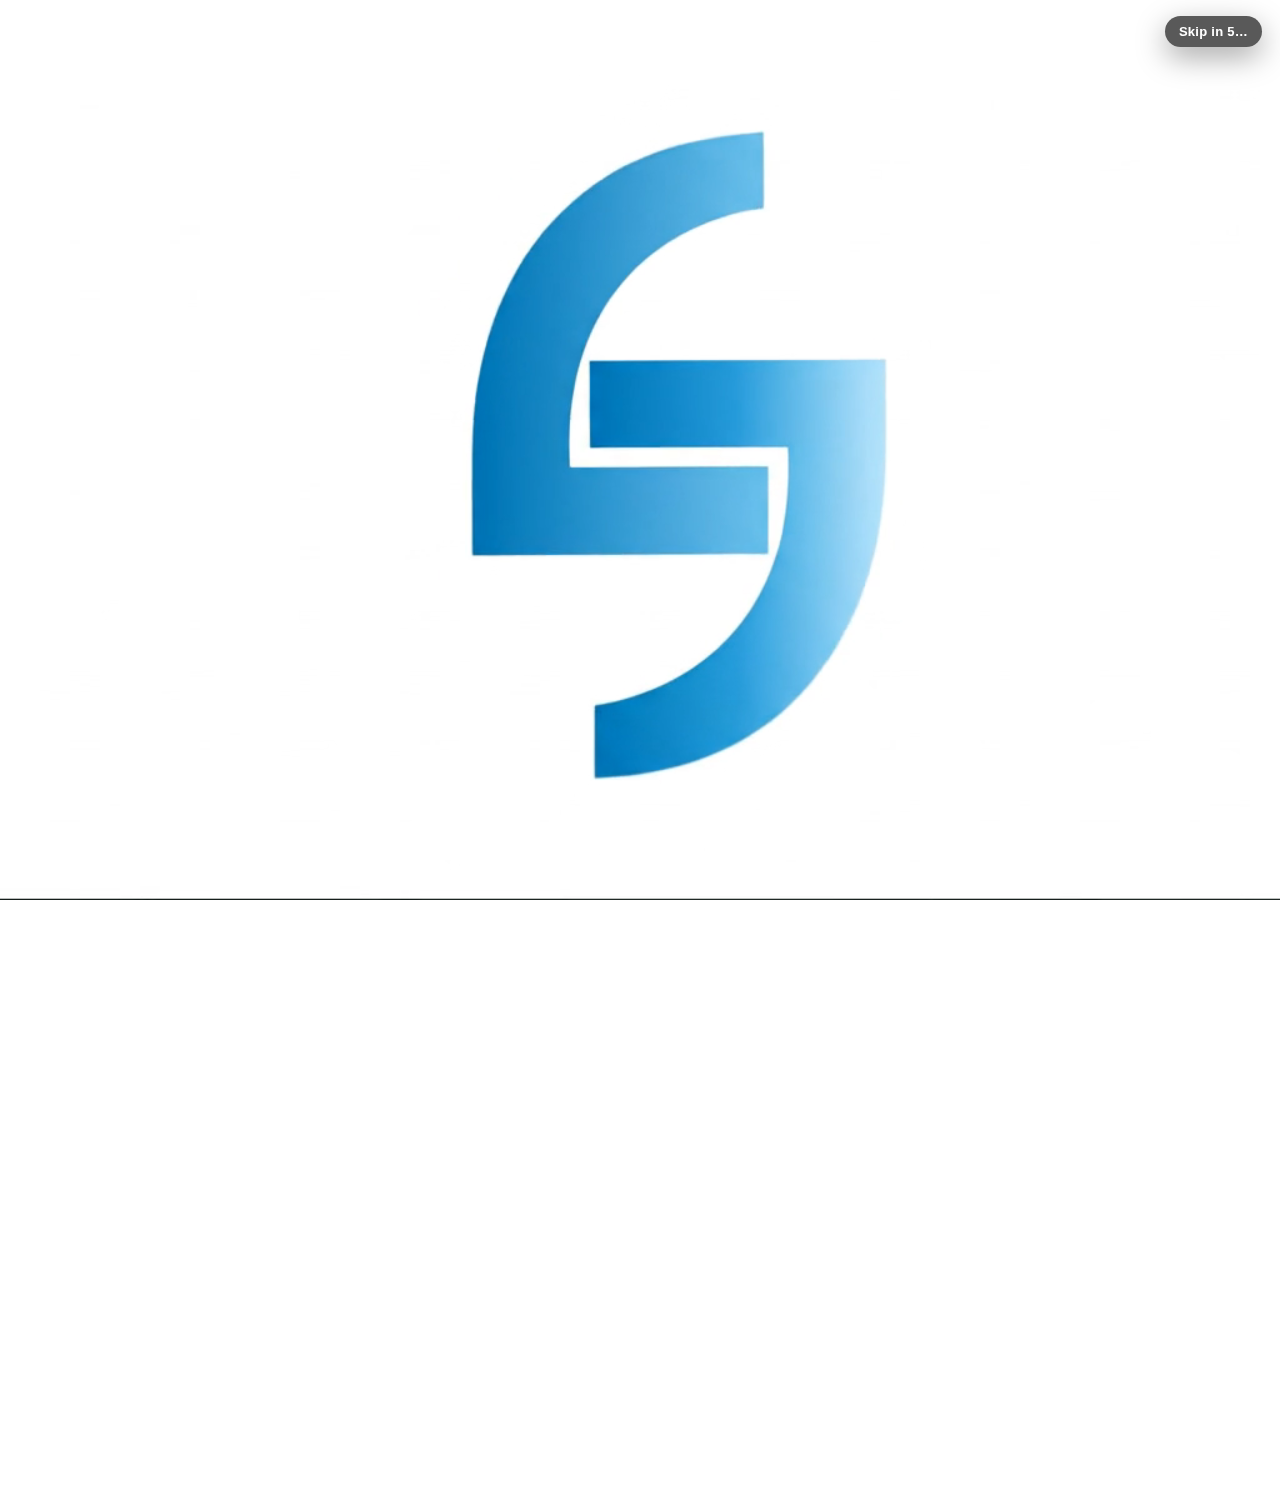
<file: HTML/index.html>
<!doctype html>
<html lang="en">
<head>
  <meta charset="utf-8" />
  <meta name="viewport" content="width=device-width,initial-scale=1" />
  <title>Lucea Space — Digital Marketing & Web Development</title>
  <meta name="description" content="Lucea Space provides website development, UI/UX, digital marketing, and branding services. We help businesses grow with creative digital solutions.">
  <meta name="keywords" content="digital marketing, website development, UI UX design, branding, Lucea Space">
  <meta name="robots" content="index, follow">

  <link rel="stylesheet" href="../CSS/style.css">
  <link rel="stylesheet" href="../CSS/contact.css">
</head>
<body>

<div id="introLoader" class="intro-loader">

  <video class="desktop-video" src="../Assets/preloader.mp4"
         autoplay muted playsinline></video>

  <video class="mobile-video" src="../Assets/insta.mp4"
         autoplay muted playsinline></video>


  <div class="loader-noise"></div>

  <button id="skipIntroBtn" class="intro-skip-btn">Skip</button>
</div>





   <header class="site-header">
    <div class="container header-row">
      <div class="logo">
        <img src="../Assets/logo1.png" alt="Lucea Space logo" class="logo-img" />
        <span class="brand">Lucea Space</span>
      </div>
      <nav class="main-nav" aria-label="Primary navigation">
        <ul>
          <li><a href="index.html">Home</a></li>
          <li><a href="web.html">Website</a></li>
          <li><a href="digi.html">Digitalmarketing</a></li>
          <li><a href="contact.html">Contact Us</a></li>
        </ul>
      </nav>

      

      <button id="mobileMenuBtn" class="mobile-menu-btn" aria-label="Open menu"><span></span></button>
    </div>
  </header>

  <aside id="mobileSidebar" class="mobile-sidebar" aria-hidden="true">
    <div class="sb-inner">
      <button id="closeSidebarBtn" class="sb-close" aria-label="Close">✕</button>

      <div class="sb-logo">
        <img src="../Assets/logo.png" alt="logo" class="logo-img1" />
        <span class="brand1">Lucea Space</span>
      </div>

      <div class="sb-nav-wrap">
        <ul class="sb-nav">
          <li><a href="index.html">Home</a></li>
          <li><a href="web.html">Website</a></li>
          <li><a href="digi.html">Digitalmarketing</a></li>
          <li><a href="contact.html">Contact Us</a></li>
        </ul>
      </div>

    </div>
  </aside>

  <div id="mobileOverlay" class="mobile-overlay" hidden></div>

  <!-- Side Contact Bar -->
<div id="sideContactBar">
  <a id="sidePhone" class="side-item side-phone" aria-label="Call us">
    <img src="../Assets/phone.webp" alt="Phone">
  </a>

  <a id="sideWhatsApp" class="side-item side-whatsapp" aria-label="Chat on WhatsApp">
    <img src="../Assets/whats.png" alt="WhatsApp">
  </a>

  
  <a id="sideInsta" class="side-item side-insta" aria-label="Instagram">
    <img src="../Assets/insta.png" alt="Instagram">
  </a>

  <a id="sideLinkedIn" class="side-item side-linkedin" aria-label="LinkedIn">
    <img src="../Assets/Linkin.png" alt="LinkedIn">
  </a>

</div>


  <main>
    <section class="hero-grid">
      <div class="hero-content">
        <div class="kicker">Consulting • Strategy</div>
        <h1>Empowering brands with strategic digital innovation</h1>
        <p class="lead">Clear strategy, modern marketing, and measurable results for startups and enterprises.</p>
        <div class="cta-row">
          <button class="btn primary" id="seeCase">Explore Services</button>
          <button class="btn" id="contactHero">Contact us</button>
        </div>
        <div class="muted">Firm of the Year 2025 — Focused on growth-driven outcomes.</div>
      </div>
      <div class="hero-images">
        <img src="/Assets/i3.jpeg" class="img-tall" alt="Tall">
        <div class="right-grid">
          <img src="../Assets/i1.png" class="img-big" alt="Big">
          <img src="../Assets/i2.png" class="img-small" alt="Small">
        </div>
      </div>
    </section>

    <section class="about">
      <h2>About us</h2>
      <p>We are Lucea Space — a compact team of strategists and digital experts focused on measurable growth.</p>
    </section>

    <section class="services">
      <h2>Our core consulting services</h2>
      <p class="subtitle">Tailored solutions to help businesses overcome challenges and scale.</p>
      <div class="cards">
        <article class="card">
          <img src="../Assets/web1.jpg" alt="Websites">
          <h3>Websites</h3>
          <p>Responsive websites that convert visitors into customers.</p>
          <div class="explore">
            <button class="btn explore-btn" data-service="Websites" id="web">Explore</button>
            <button class="btn primary request-btn" data-request="Websites">Request</button>
          </div>
        </article>

        <article class="card">
          <img src="../Assets/seo1.jpg" alt="SEO optimization">
          <h3>SEO optimization</h3>
          <p>SEO strategies that boost visibility and organic reach.</p>
          <div class="explore">
            <button class="btn explore-btn" data-service="SEO optimization" id="seo">Explore</button>
            <button class="btn primary request-btn" data-request="SEO optimization">Request</button>
          </div>
        </article>

        <article class="card">
          <img src="../Assets/digi1.jpg" alt="Digital Advertising">
          <h3>Digital Advertising</h3>
          <p>Targeted ads that drive leads and maximize ROI.</p>
          <div class="explore">
            <button class="btn explore-btn" data-service="Digital Advertising" id="digi">Explore</button>
            <button class="btn primary request-btn" data-request="Digital Advertising">Request</button>
          </div>
        </article>
      </div>
    </section>
  </main>

  <footer>
    <div>
      <strong>Lucea Space</strong>
      <div><small class="muted">Delivering growth-driven strategy</small></div>
      <div><small class="muted">© 2025 Lucea Space</small></div>
    </div>
    <div class="contact">
      <div>
        <small class="muted">Phone</small>
        <div class="contact-value" id="phoneValue">+91 7904384080</div>
      </div>
      <div>
        <small class="muted">LinkedIn</small>
        <div class="contact-value"><a id="linkedIn" href="#" target="_blank" rel="noopener">https://www.linkedin.com/company/luceaspace</a></div>
      </div>
    </div>
  </footer>

  <div id="siteToast" class="site-toast" aria-hidden="true"></div>

  <script src="../JS/script.js"></script>
</body>
</html>
</file>
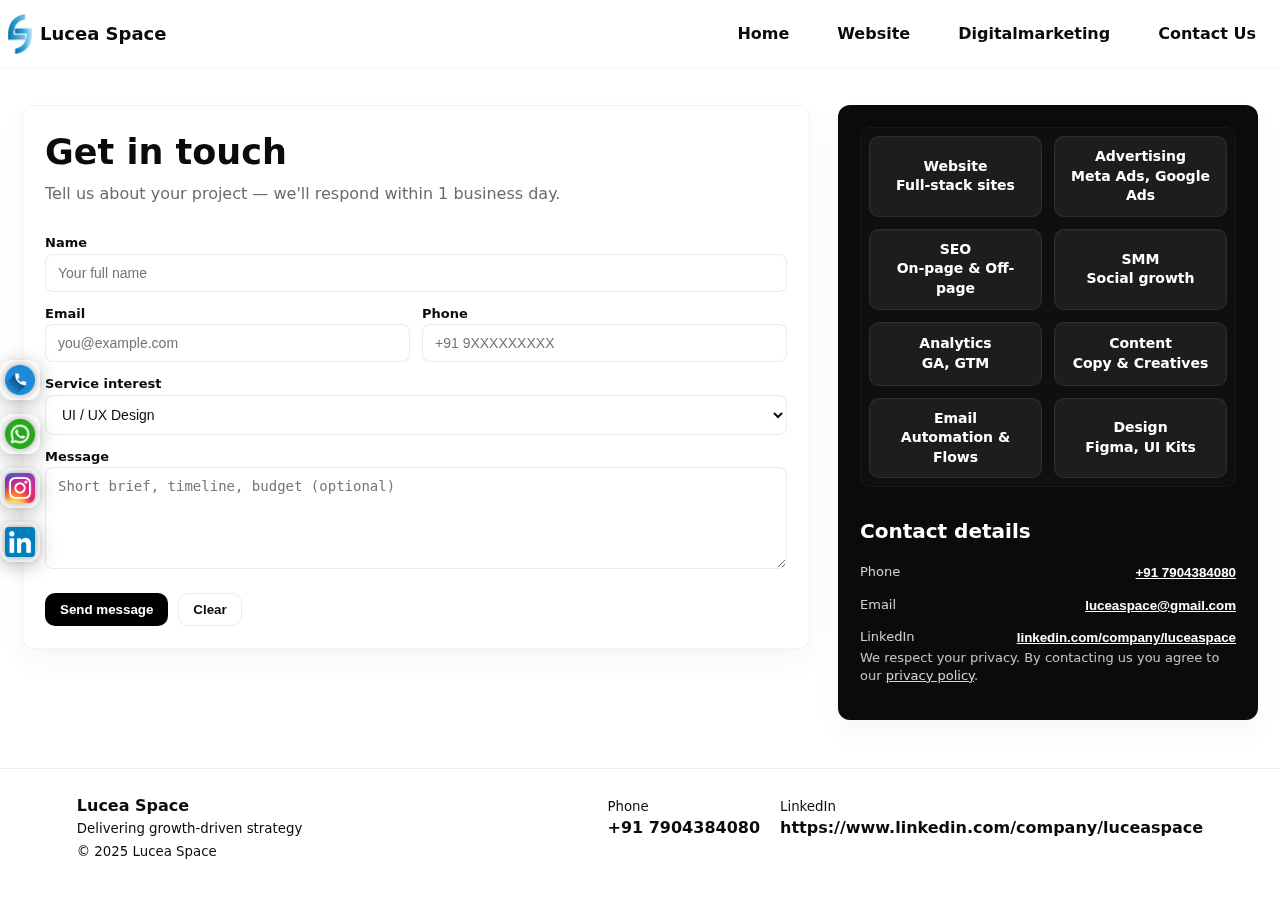
<file: HTML/contact.html>
<!doctype html>
<html lang="en">
<head>
  <meta charset="utf-8" />
  <meta name="viewport" content="width=device-width,initial-scale=1" />
  <title>Lucea Space — Digital Marketing & Web Development</title>
  <meta name="description" content="Lucea Space provides website development, UI/UX, digital marketing, and branding services. We help businesses grow with creative digital solutions.">
  <meta name="keywords" content="digital marketing, website development, UI UX design, branding, Lucea Space">
  <meta name="robots" content="index, follow">

  <link rel="stylesheet" href="../CSS/contact.css" />
</head>
<body>

  <header class="site-header">
    <div class="container header-row">
      <div class="logo">
        <img src="../Assets/logo1.png" alt="Lucea Space logo" class="logo-img" />
        <span class="brand">Lucea Space</span>
      </div>
      <nav class="main-nav" aria-label="Primary navigation">
        <ul>
          <li><a href="home.html">Home</a></li>
          <li><a href="web.html">Website</a></li>
          <li><a href="digi.html">Digitalmarketing</a></li>
          <li><a href="contact.html">Contact Us</a></li>
        </ul>
      </nav>

      

      <button id="mobileMenuBtn" class="mobile-menu-btn" aria-label="Open menu"><span></span></button>
    </div>
  </header>

  <aside id="mobileSidebar" class="mobile-sidebar" aria-hidden="true">
    <div class="sb-inner">
      <button id="closeSidebarBtn" class="sb-close" aria-label="Close">✕</button>

      <div class="sb-logo">
        <img src="../Assets/logo.png" alt="logo" class="logo-img1" />
        <span class="brand1">Lucea Space</span>
      </div>

      <div class="sb-nav-wrap">
        <ul class="sb-nav">
          <li><a href="home.html">Home</a></li>
          <li><a href="web.html">Website</a></li>
          <li><a href="digi.html">Digitalmarketing</a></li>
          <li><a href="contact.html">Contact Us</a></li>
        </ul>
      </div>

    </div>
  </aside>

  <div id="mobileOverlay" class="mobile-overlay" hidden></div>

  <!-- Side Contact Bar -->
<div id="sideContactBar">
  <a id="sidePhone" class="side-item side-phone" aria-label="Call us">
    <img src="../Assets/phone.webp" alt="Phone">
  </a>

  <a id="sideWhatsApp" class="side-item side-whatsapp" aria-label="Chat on WhatsApp">
    <img src="../Assets/whats.png" alt="WhatsApp">
  </a>

  
  <a id="sideInsta" class="side-item side-insta" aria-label="Instagram">
    <img src="../Assets/insta.png" alt="Instagram">
  </a>

  <a id="sideLinkedIn" class="side-item side-linkedin" aria-label="LinkedIn">
    <img src="../Assets/Linkin.png" alt="LinkedIn">
  </a>

</div>

  <main class="page-main">
    <section class="contact-section container">

      <div class="big-card">

        <div class="card card-form">
          <h1 class="card-title">Get in touch</h1>
          <p class="card-sub">Tell us about your project — we'll respond within 1 business day.</p>

          <form id="contactForm" class="contact-form" action="https://formspree.io/f/xldklwgy"method="POST"autocomplete="off">
            <div>
              <label for="name">Name</label>
              <input id="name" name="name" type="text" placeholder="Your full name" required />
            </div>

            <div class="two-col">
              <div>
                <label for="email">Email</label>
                <input id="email" name="email" type="email" placeholder="you@example.com" required />
              </div>
              <div>
                <label for="phone">Phone</label>
                <input id="phone" name="phone" type="tel" placeholder="+91 9XXXXXXXXX" />
              </div>
            </div>

            <div>
              <label for="service">Service interest</label>
              <select id="service" name="service">
                <option value="UI/UX Design">UI / UX Design</option>
                <option value="Website Development">Website Development</option>
                <option value="Maintenance">Maintenance</option>
                <option value="Digital Marketing">Digital Marketing</option>
                <option value="Other">Other / Consultation</option>
              </select>
            </div>

            <div>
              <label for="message">Message</label>
              <textarea id="message" name="message" rows="5" placeholder="Short brief, timeline, budget (optional)" required></textarea>
            </div>

            <div class="form-actions">
              <button type="submit" class="btn1 primary">Send message</button>
              <button type="button" id="clearBtn" class="btn1">Clear</button>
            </div>
        </form>


        </div>

        <aside class="card card-info dark">
          <!-- Technologies grid -->
          <div class="tech-grid" id="techGrid">
            <div class="tech-item"><div class="tech-title">Website</div><div class="tech-sub">Full-stack sites</div></div>
            <div class="tech-item"><div class="tech-title">Advertising</div><div class="tech-sub">Meta Ads, Google Ads</div></div>
            <div class="tech-item"><div class="tech-title">SEO</div><div class="tech-sub">On-page & Off-page</div></div>
            <div class="tech-item"><div class="tech-title">SMM</div><div class="tech-sub">Social growth</div></div>
            <div class="tech-item"><div class="tech-title">Analytics</div><div class="tech-sub">GA, GTM</div></div>
            <div class="tech-item"><div class="tech-title">Content</div><div class="tech-sub">Copy & Creatives</div></div>
            <div class="tech-item"><div class="tech-title">Email</div><div class="tech-sub">Automation & Flows</div></div>
            <div class="tech-item"><div class="tech-title">Design</div><div class="tech-sub">Figma, UI Kits</div></div>
          </div>

          <h3 class="info-title">Contact details</h3>

          <div class="meta">
            <div class="meta-row">
              <div class="label">Phone</div>
              <div class="value">
                <button id="copyPhone" class="link-like">+91 7904384080</button>
              </div>
            </div>

            <div class="meta-row">
              <div class="label">Email</div>
              <div class="value">
                <button id="emailLink" class="link-like">luceaspace@gmail.com</button>
              </div>
            </div>

            <div class="meta-row">
              <div class="label">LinkedIn</div>
              <div class="value">
                <button id="linkedInLink" class="link-like">linkedin.com/company/luceaspace</button>
              </div>
            </div>
          </div>

          <p class="privacy-note muted">
            We respect your privacy. By contacting us you agree to our
            <a href="#" class="under" style="color:rgba(255,255,255,0.82); text-decoration:underline;">privacy policy</a>.
          </p>
        </aside>

      </div>

    </section>
  </main>

  <div id="toast" class="toast" aria-hidden="true"></div>

  <footer>
    <div>
      <strong>Lucea Space</strong>
      <div><small class="muted">Delivering growth-driven strategy</small></div>
      <div><small class="muted">© 2025 Lucea Space</small></div>
    </div>
    <div class="contact">
      <div>
        <small class="muted">Phone</small>
        <div class="contact-value" id="phoneValue">+917904384080</div>
      </div>
      <div>
        <small class="muted">LinkedIn</small>
        <div class="contact-value"><a href="https://www.linkedin.com/company/luceaspace" target="_blank" rel="noopener">https://www.linkedin.com/company/luceaspace</a></div>
      </div>
    </div>
  </footer>

  <script src="../JS/contact.js"></script>
  <script src="../JS/script.js"></script>
</body>
</html>
</file>
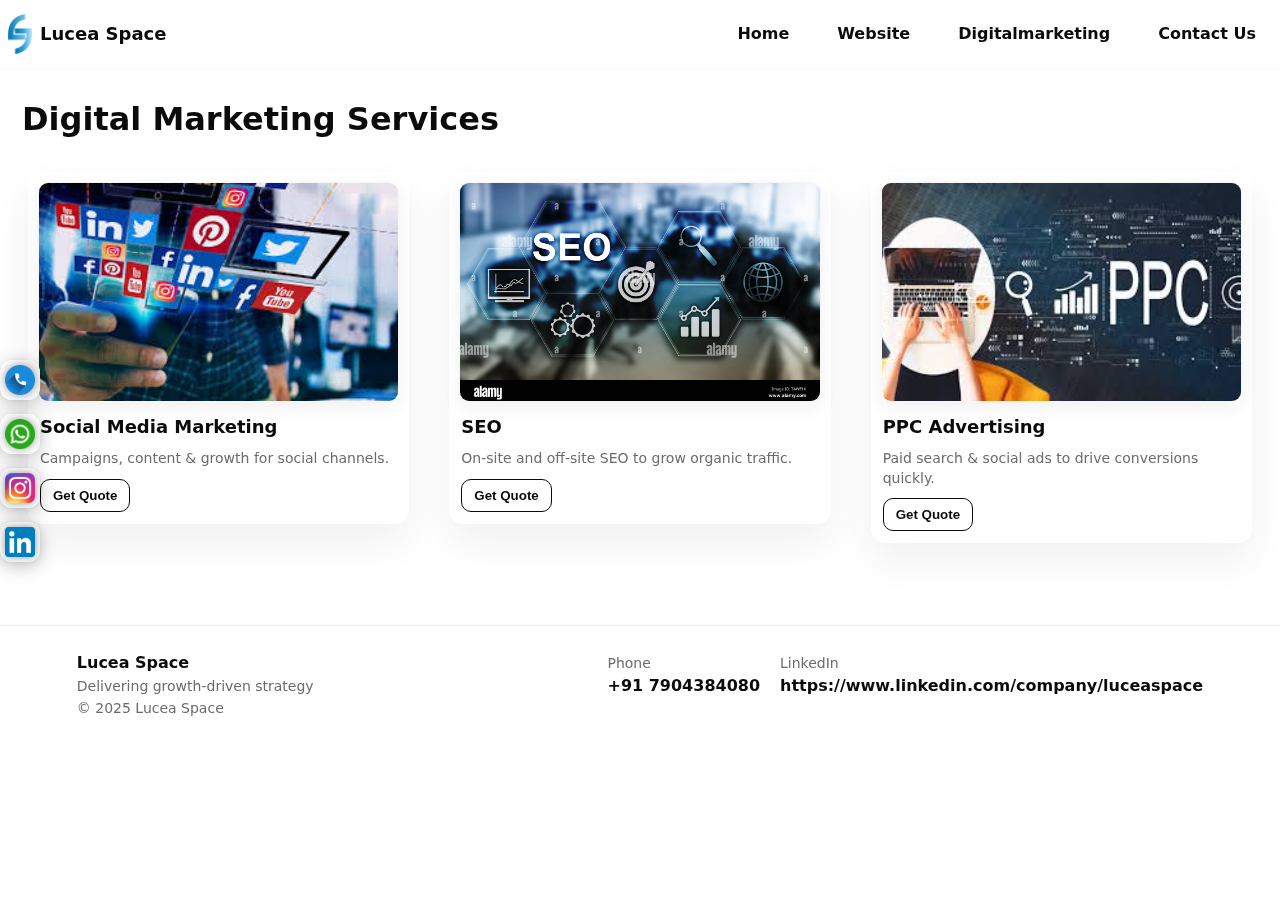
<file: HTML/digi.html>
<!doctype html>
<html lang="en">
<head>
  <meta charset="utf-8" />
  <meta name="viewport" content="width=device-width,initial-scale=1" />
  <title>Lucea Space — Digital Marketing & Web Development</title>
  <meta name="description" content="Lucea Space provides website development, UI/UX, digital marketing, and branding services. We help businesses grow with creative digital solutions.">
  <meta name="keywords" content="digital marketing, website development, UI UX design, branding, Lucea Space">
  <meta name="robots" content="index, follow">

  <link rel="stylesheet" href="../CSS/digi.css" />
  <link rel="stylesheet" href="../CSS/contact.css">
</head>
<body>
   <header class="site-header">
    <div class="container header-row">
      <div class="logo">
        <img src="../Assets/logo1.png" alt="Lucea Space logo" class="logo-img" />
        <span class="brand">Lucea Space</span>
      </div>
      <nav class="main-nav" aria-label="Primary navigation">
        <ul>
          <li><a href="index.html">Home</a></li>
          <li><a href="web.html">Website</a></li>
          <li><a href="digi.html">Digitalmarketing</a></li>
          <li><a href="contact.html">Contact Us</a></li>
        </ul>
      </nav>

      

      <button id="mobileMenuBtn" class="mobile-menu-btn" aria-label="Open menu"><span></span></button>
    </div>
  </header>

  <aside id="mobileSidebar" class="mobile-sidebar" aria-hidden="true">
    <div class="sb-inner">
      <button id="closeSidebarBtn" class="sb-close" aria-label="Close">✕</button>

      <div class="sb-logo">
        <img src="../Assets/logo.png" alt="logo" class="logo-img1" />
        <span class="brand1">Lucea Space</span>
      </div>

      <div class="sb-nav-wrap">
        <ul class="sb-nav">
          <li><a href="index.html">Home</a></li>
          <li><a href="web.html">Website</a></li>
          <li><a href="digi.html">Digitalmarketing</a></li>
          <li><a href="contact.html">Contact Us</a></li>
        </ul>
      </div>

    </div>
  </aside>

  <div id="mobileOverlay" class="mobile-overlay" hidden></div>

  <!-- Side Contact Bar -->
<div id="sideContactBar">
  <a id="sidePhone" class="side-item side-phone" aria-label="Call us">
    <img src="../Assets/phone.webp" alt="Phone">
  </a>

  <a id="sideWhatsApp" class="side-item side-whatsapp" aria-label="Chat on WhatsApp">
    <img src="../Assets/whats.png" alt="WhatsApp">
  </a>

  
  <a id="sideInsta" class="side-item side-insta" aria-label="Instagram">
    <img src="../Assets/insta.png" alt="Instagram">
  </a>

  <a id="sideLinkedIn" class="side-item side-linkedin" aria-label="LinkedIn">
    <img src="../Assets/Linkin.png" alt="LinkedIn">
  </a>

</div>

  <main class="page-main">
    <section class="cards-section container">
      <h1 class="page-title">Digital Marketing Services</h1>

      <div class="cards-grid">
        <!-- Service: Social Media Marketing -->
        <article class="service-card" data-key="smm">
          <img src="../Assets/smm.jpg" alt="Social Media Marketing" class="card-img" />
          <div class="card-body">
            <h2>Social Media Marketing</h2>
            <p class="card-desc">Campaigns, content & growth for social channels.</p>
            <div class="card-actions">
              <button class="btn card-toggle" data-target="smm">Get Quote</button>
            </div>
          </div>
        </article>

        <!-- Service: SEO -->
        <article class="service-card" data-key="seo">
          <img src="../Assets/seo1.jpg" alt="SEO" class="card-img" />
          <div class="card-body">
            <h2>SEO</h2>
            <p class="card-desc">On-site and off-site SEO to grow organic traffic.</p>
            <div class="card-actions">
              <button class="btn card-toggle" data-target="seo">Get Quote</button>
            </div>
          </div>
        </article>

        <!-- Service: PPC -->
        <article class="service-card" data-key="ppc">
          <img src="../Assets/ppc.jpg" alt="PPC" class="card-img" />
          <div class="card-body">
            <h2>PPC Advertising</h2>
            <p class="card-desc">Paid search & social ads to drive conversions quickly.</p>
            <div class="card-actions">
              <button class="btn card-toggle" data-target="ppc">Get Quote</button>
            </div>
          </div>
        </article>
      </div>

      <!-- pricing panel (shared below cards) -->
      <div id="pricingPanel" class="pricing-panel" aria-hidden="true">
        <div class="pricing-inner">
          <div class="pricing-header">
            <h2>Plans & Pricing</h2>
            <button id="closePricing" class="ghost">Close</button>
          </div>

          <p class="muted">Choose a plan that fits your needs.</p>

          <div id="plansWrap" class="plans-wrap">
            <!-- SMM plans -->
            <div class="plans" data-for="smm">
              <!-- Basic -->
              <div class="plan-card">
                <div class="plan-badge">Basic</div>
                <div class="plan-price">₹6,000</div>
                <ul class="plan-feature-list">
                  <li class="ok">Platform setup</li>
                  <li class="ok">3 posts / Month</li>
                  <li class="no">2 reels / Month</li>
                </ul>
                <div class="plan-services">
                  <strong>We deliver</strong>
                  <ul class="service-list">
                    <li>Profile setup</li>
                    <li>Content calendar</li>
                    <li>Basic reporting</li>
                  </ul>
                </div>
                <div class="plan-actions">
                  <button class="btn get-quote" data-service="SMM — Basic">Contact Us</button>
                </div>
              </div>

              <!-- Standard -->
              <div class="plan-card">
                <div class="plan-badge">Standard</div>
                <div class="plan-price">₹18,000</div>
                <ul class="plan-feature-list">
                  <li class="ok">Content + Ads</li>
                  <li class="ok">Daily posting</li>
                  <li class="ok">Monthly ad management</li>
                </ul>
                <div class="plan-services">
                  <strong>We deliver</strong>
                  <ul class="service-list">
                    <li>Creative content</li>
                    <li>Ad audience tests</li>
                    <li>Monthly report</li>
                  </ul>
                </div>
                <div class="plan-actions">
                  <button class="btn get-quote" data-service="SMM — Standard">Contact Us</button>
                </div>
              </div>

              <!-- Premium -->
              <div class="plan-card">
                <div class="plan-badge">Premium</div>
                <div class="plan-price">₹45,000</div>
                <ul class="plan-feature-list">
                  <li class="ok">Full channel growth</li>
                  <li class="ok">Advanced ads & creatives</li>
                  <li class="ok">Dedicated manager</li>
                </ul>
                <div class="plan-services">
                  <strong>We deliver</strong>
                  <ul class="service-list">
                    <li>Strategy & target plan</li>
                    <li>Weekly optimisation</li>
                    <li>Custom reporting</li>
                  </ul>
                </div>
                <div class="plan-actions">
                  <button class="btn get-quote" data-service="SMM — Premium">Contact Us</button>
                </div>
              </div>
            </div>

            <!-- SEO plans -->
            <div class="plans" data-for="seo">
              <div class="plan-card">
                <div class="plan-badge">Basic</div>
                <div class="plan-price">₹6,000</div>
                <ul class="plan-feature-list">
                  <li class="ok">Site audit</li>
                  <li class="ok">On-page fixes</li>
                  <li class="no">Link building</li>
                </ul>
                <div class="plan-services">
                  <strong>We deliver</strong>
                  <ul class="service-list">
                    <li>Technical audit</li>
                    <li>Meta & content tweaks</li>
                    <li>Monthly summary</li>
                  </ul>
                </div>
                <div class="plan-actions">
                  <button class="btn get-quote" data-service="SEO — Basic">Contact Us</button>
                </div>
              </div>

              <div class="plan-card">
                <div class="plan-badge">Standard</div>
                <div class="plan-price">₹18,000</div>
                <ul class="plan-feature-list">
                  <li class="ok">On & Off-page</li>
                  <li class="ok">Content optimisation</li>
                  <li class="ok">Monthly links</li>
                </ul>
                <div class="plan-services">
                  <strong>We deliver</strong>
                  <ul class="service-list">
                    <li>Keyword work</li>
                    <li>Content edits</li>
                    <li>Link outreach</li>
                  </ul>
                </div>
                <div class="plan-actions">
                  <button class="btn get-quote" data-service="SEO — Standard">Contact Us</button>
                </div>
              </div>

              <div class="plan-card">
                <div class="plan-badge">Premium</div>
                <div class="plan-price">₹45,000</div>
                <ul class="plan-feature-list">
                  <li class="ok">Full SEO strategy</li>
                  <li class="ok">Content & links</li>
                  <li class="ok">Advanced reporting</li>
                </ul>
                <div class="plan-services">
                  <strong>We deliver</strong>
                  <ul class="service-list">
                    <li>Full content plan</li>
                    <li>Dedicated SEO lead</li>
                    <li>Traffic & conversion focus</li>
                  </ul>
                </div>
                <div class="plan-actions">
                  <button class="btn get-quote" data-service="SEO — Premium">Contact Us</button>
                </div>
              </div>
            </div>

            <!-- PPC plans -->
            <div class="plans" data-for="ppc">
              <div class="plan-card">
                <div class="plan-badge">Basic</div>
                <div class="plan-price">₹6,000</div>
                <ul class="plan-feature-list">
                  <li class="ok">Campaign setup</li>
                  <li class="ok">Basic targeting</li>
                  <li class="no">Conversion optimisation</li>
                </ul>
                <div class="plan-services">
                  <strong>We deliver</strong>
                  <ul class="service-list">
                    <li>Account setup</li>
                    <li>Initial ads</li>
                    <li>Weekly checks</li>
                  </ul>
                </div>
                <div class="plan-actions">
                  <button class="btn get-quote" data-service="PPC — Basic"> Contact Us</button>
                </div>
              </div>

              <div class="plan-card">
                <div class="plan-badge">Standard</div>
                <div class="plan-price">₹18,000</div>
                <ul class="plan-feature-list">
                  <li class="ok">Optimised campaigns</li>
                  <li class="ok">A/B creatives</li>
                  <li class="ok">Conversion tracking</li>
                </ul>
                <div class="plan-services">
                  <strong>We deliver</strong>
                  <ul class="service-list">
                    <li>Weekly optimisation</li>
                    <li>Bid & audience testing</li>
                    <li>Monthly report</li>
                  </ul>
                </div>
                <div class="plan-actions">
                  <button class="btn get-quote" data-service="PPC — Standard"> Contact Us</button>
                </div>
              </div>

              <div class="plan-card">
                <div class="plan-badge">Premium</div>
                <div class="plan-price">₹45,000</div>
                <ul class="plan-feature-list">
                  <li class="ok">Full-funnel ads</li>
                  <li class="ok">Advanced CRO</li>
                  <li class="ok">Dedicated manager</li>
                </ul>
                <div class="plan-services">
                  <strong>We deliver</strong>
                  <ul class="service-list">
                    <li>Creative strategy</li>
                    <li>Daily optimisation</li>
                    <li>Custom dashboards</li>
                  </ul>
                </div>
                <div class="plan-actions">
                  <button class="btn get-quote" data-service="PPC — Premium"> Contact Us</button>
                </div>
              </div>
            </div>

          </div>
        </div>
      </div>

    </section>
  </main>

  <footer>
    <div>
      <strong>Lucea Space</strong>
      <div><small class="muted">Delivering growth-driven strategy</small></div>
      <div><small class="muted">© 2025 Lucea Space</small></div>
    </div>
    <div class="contact">
      <div>
        <small class="muted">Phone</small>
        <div class="contact-value" id="phoneValue">+917904384080</div>
      </div>
      <div>
        <small class="muted">LinkedIn</small>
        <div class="contact-value"><a id="linkedIn" href="#" target="_blank" rel="noopener">https://www.linkedin.com/company/luceaspace</a></div>
      </div>
    </div>
  </footer>

  <script src="../JS/digi.js"></script>
  <script src="../JS/script.js"></script>
</body>
</html>
</file>
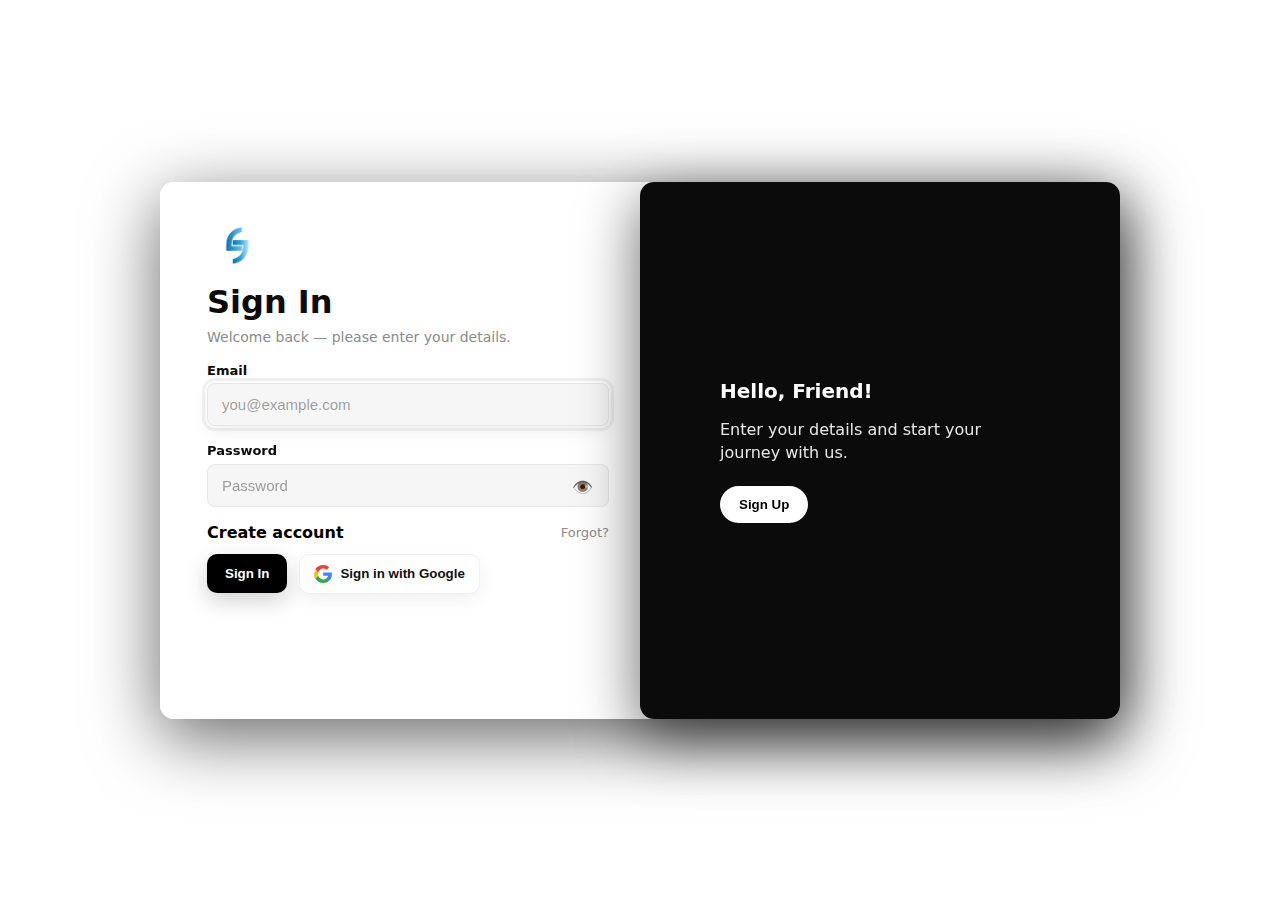
<file: HTML/sign.html>
<!doctype html>
<html lang="en">
<head>
<meta charset="utf-8" />
<meta name="viewport" content="width=device-width,initial-scale=1" />
<title>Sign In / Sign Up — Lucea Space</title>
<link rel="stylesheet" href="/CSS/sign.css">
</head>
<body>
  <div class="wrap" role="main">
    <div class="auth-card" id="authCard" aria-live="polite">

      <!-- Left: Sign In form -->
      <section class="panel left" aria-labelledby="signinTitle">
        <div style="display:flex;align-items:center;gap:12px;margin-bottom:10px">
          <img src="/Assets/logo.png" alt="logo" class="logo-small" />
        </div>

        <h3 class="title" id="signinTitle">Sign In</h3>
        <p class="subtitle">Welcome back — please enter your details.</p>

        <form id="signinForm" novalidate>
          <div class="form-row">
            <label for="si-email">Email</label>
            <input id="si-email" name="email" type="email" placeholder="you@example.com" required autocomplete="email">
          </div>

          <div class="form-row pw-wrap">
            <label for="si-pass">Password</label>
            <input id="si-pass" name="password" type="password" placeholder="Password" required autocomplete="current-password">
            <button type="button" class="pw-toggle" data-target="si-pass" aria-label="Show password">👁️</button>
          </div>

          <div style="display:flex;justify-content:space-between;align-items:center;margin-bottom:10px">
            <a href="#" id="createAccount" class="link">Create account</a>
            <a href="#" class="muted" style="font-size:13px">Forgot?</a>
          </div>

          <div class="controls">
            <button type="submit" class="btn primary-black" id="siSubmit">Sign In</button>
            <button type="button" class="btn google" id="siGoogle" aria-label="Sign in with Google">
              <!-- Google SVG icon -->
              <svg viewBox="0 0 533.5 544.3" xmlns="http://www.w3.org/2000/svg" aria-hidden="true" focusable="false"><path fill="#4285f4" d="M533.5 278.4c0-17.5-1.4-35-4.4-51.9H272v98.3h147.1c-6.4 34.8-26.4 64.3-56.3 84v69.7h90.8c53-48.9 83.9-121 83.9-199.1z"/><path fill="#34a853" d="M272 544.3c73.6 0 135.4-24.6 180.6-66.7l-90.8-69.7c-25.2 17-57.5 27-89.8 27-69 0-127.6-46.2-148.6-108.5H31.8v68.5C76.9 493.4 168 544.3 272 544.3z"/><path fill="#fbbc04" d="M123.4 330.4c-10-29.8-10-61.9 0-91.8V170.1H31.8C11.4 211 0 252.7 0 296s11.4 85 31.8 125.9l91.6-91.5z"/><path fill="#ea4335" d="M272 108.6c39.8 0 75.6 13.7 103.8 40.5l77.8-77.8C405.6 24 343.8 0 272 0 168 0 76.9 50.9 31.8 129.6l91.6 91.5C144.4 154.8 203 108.6 272 108.6z"/></svg>
              Sign in with Google
            </button>
          </div>
        </form>

      </section>

      <!-- Right: Sign Up form -->
      <section class="panel right" aria-labelledby="signupTitle">
        <div style="display:flex;justify-content:flex-end;margin-bottom:8px">
          <img src="/Assets/logo.png" alt="logo" class="logo-small" />
        </div>

        <h3 class="title" id="signupTitle">Create account</h3>
        <p class="subtitle">Join us — set up your account in a couple of steps.</p>

        <form id="signupForm" novalidate>
          <div class="form-row">
            <label for="su-name">Full name</label>
            <input id="su-name" name="name" type="text" placeholder="Full name" required autocomplete="name">
          </div>

          <div class="form-row">
            <label for="su-email">Email</label>
            <input id="su-email" name="email" type="email" placeholder="you@example.com" required autocomplete="email">
          </div>

          <div class="form-row pw-wrap">
            <label for="su-pass">Password</label>
            <input id="su-pass" name="password" type="password" placeholder="Choose a password" required autocomplete="new-password">
            <button type="button" class="pw-toggle" data-target="si-pass" aria-label="Show password">👁️</button>
          </div>

          <div class="controls" style="margin-top:6px">
            <button type="submit" class="btn primary-black" id="suSubmit">Sign Up</button>
            <button type="button" class="btn google" id="suGoogle">Sign up with Google</button>
          </div>

          <p style="margin-top:14px" class="muted">Already have an account? <span id="toSignIn" class="link">Sign in →</span></p>
        </form>

      </section>

      <div class="slide-panel" id="slidePanel" role="region" aria-label="Switch panel">
        <div class="slide-inner">
          <h2 id="slideTitle">Hello, Friend!</h2>
          <p id="slideText">Enter your details and start your journey with us.</p>
          <div style="margin-top:16px">
            <button id="switchBtn" class="slide-cta" aria-controls="authCard">Sign Up</button>
          </div>
        </div>
      </div>

    </div>
  </div>

<script src="/JS/sign.js"></script>
</body>
</html>
</file>
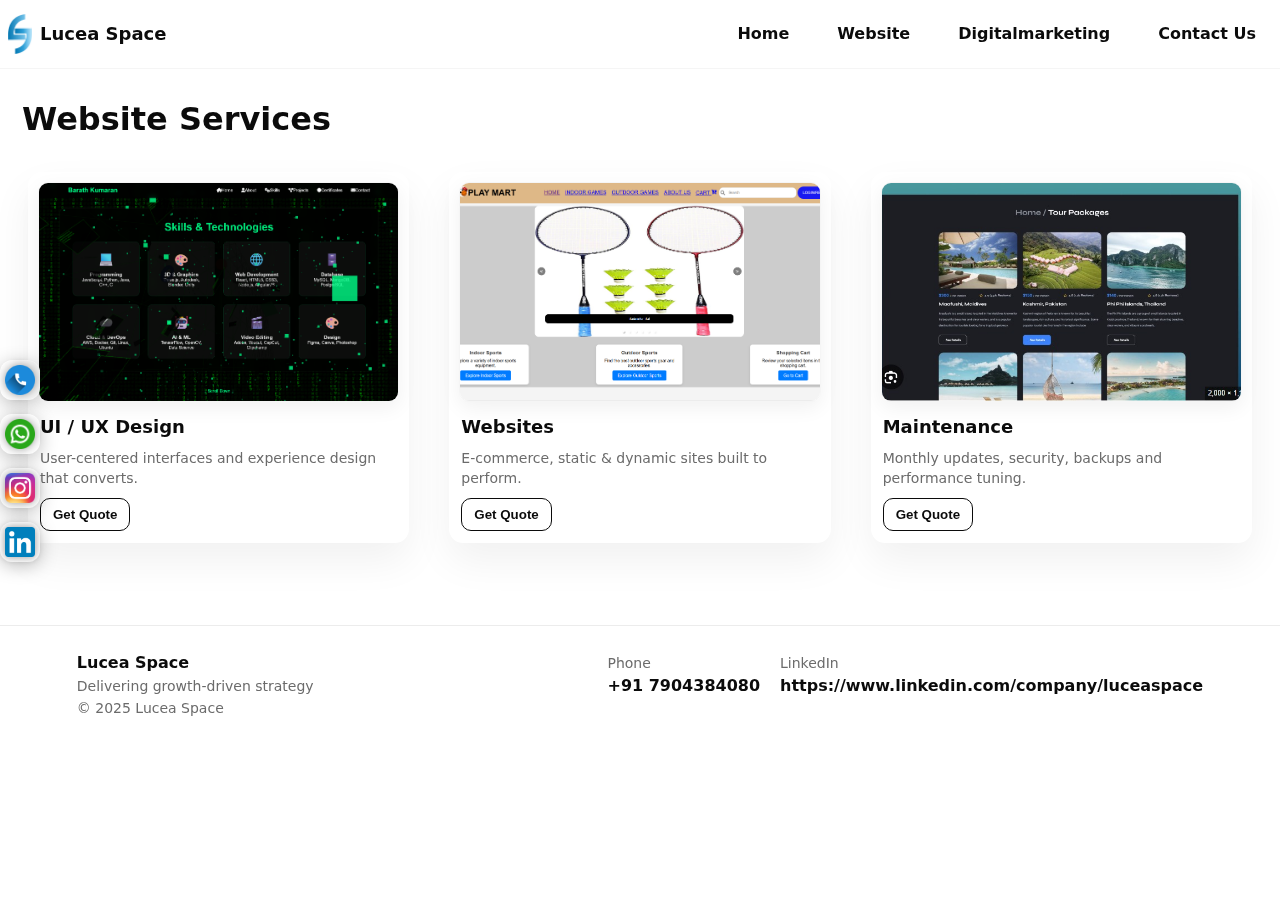
<file: HTML/web.html>
<!doctype html>
<html lang="en">
<head>
  <meta charset="utf-8" />
  <meta name="viewport" content="width=device-width,initial-scale=1" />
  <title>Lucea Space — Digital Marketing & Web Development</title>
  <meta name="description" content="Lucea Space provides website development, UI/UX, digital marketing, and branding services. We help businesses grow with creative digital solutions.">
  <meta name="keywords" content="digital marketing, website development, UI UX design, branding, Lucea Space">
  <meta name="robots" content="index, follow">

  <link rel="stylesheet" href="../CSS/web.css" />
  <link rel="stylesheet" href="../CSS/contact.css">
</head>
<body>
   <header class="site-header">
    <div class="container header-row">
      <div class="logo">
        <img src="../Assets/logo1.png" alt="Lucea Space logo" class="logo-img" />
        <span class="brand">Lucea Space</span>
      </div>
      <nav class="main-nav" aria-label="Primary navigation">
        <ul>
          <li><a href="index.html">Home</a></li>
          <li><a href="web.html">Website</a></li>
          <li><a href="digi.html">Digitalmarketing</a></li>
          <li><a href="contact.html">Contact Us</a></li>
        </ul>
      </nav>

      

      <button id="mobileMenuBtn" class="mobile-menu-btn" aria-label="Open menu"><span></span></button>
    </div>
  </header>

  <aside id="mobileSidebar" class="mobile-sidebar" aria-hidden="true">
    <div class="sb-inner">
      <button id="closeSidebarBtn" class="sb-close" aria-label="Close">✕</button>

      <div class="sb-logo">
        <img src="../Assets/logo.png" alt="logo" class="logo-img1" />
        <span class="brand1">Lucea Space</span>
      </div>

      <div class="sb-nav-wrap">
        <ul class="sb-nav">
          <li><a href="index.html">Home</a></li>
          <li><a href="web.html">Website</a></li>
          <li><a href="digi.html">Digitalmarketing</a></li>
          <li><a href="contact.html">Contact Us</a></li>
        </ul>
      </div>

    </div>
  </aside>

  <div id="mobileOverlay" class="mobile-overlay" hidden></div>

  <!-- Side Contact Bar -->
<div id="sideContactBar">
  <a id="sidePhone" class="side-item side-phone" aria-label="Call us">
    <img src="../Assets/phone.webp" alt="Phone">
  </a>

  <a id="sideWhatsApp" class="side-item side-whatsapp" aria-label="Chat on WhatsApp">
    <img src="../Assets/whats.png" alt="WhatsApp">
  </a>

  
  <a id="sideInsta" class="side-item side-insta" aria-label="Instagram">
    <img src="../Assets/insta.png" alt="Instagram">
  </a>

  <a id="sideLinkedIn" class="side-item side-linkedin" aria-label="LinkedIn">
    <img src="../Assets/Linkin.png" alt="LinkedIn">
  </a>

</div>

  <!-- main content -->
  <main class="page-main">
    <section class="cards-section container">
      <h1 class="page-title">Website Services</h1>

      <div class="cards-grid">
        <article class="service-card" data-key="uiux">
          <img src="../Assets/i1.png" alt="UI UX Design" class="card-img" />
          <div class="card-body">
            <h2>UI / UX Design</h2>
            <p class="card-desc">User-centered interfaces and experience design that converts.</p>
            <div class="card-actions">
              <button class="btn card-toggle" data-target="uiux">Get Quote</button>
            </div>
          </div>
        </article>

        <article class="service-card" data-key="websites">
          <img src="../Assets/i2.png" alt="Websites" class="card-img" />
          <div class="card-body">
            <h2>Websites</h2>
            <p class="card-desc">E-commerce, static & dynamic sites built to perform.</p>
            <div class="card-actions">
              <button class="btn card-toggle" data-target="websites">Get Quote</button>
            </div>
          </div>
        </article>

        <article class="service-card" data-key="maintenance">
          <img src="../Assets/i3.jpeg" alt="Maintenance" class="card-img" />
          <div class="card-body">
            <h2>Maintenance</h2>
            <p class="card-desc">Monthly updates, security, backups and performance tuning.</p>
            <div class="card-actions">
              <button class="btn card-toggle" data-target="maintenance">Get Quote</button>
            </div>
          </div>
        </article>
      </div>

      <!-- pricing panel (shared) -->
      <div id="pricingPanel" class="pricing-panel" aria-hidden="true">
        <div class="pricing-inner">
          <div class="pricing-header">
            <h2>Plans & Pricing</h2>
            <button id="closePricing" class="ghost">Close</button>
          </div>

          <p class="muted">Choose a plan that fits your needs.</p>

          <div id="plansWrap" class="plans-wrap">
            <!-- UI/UX plans -->
            <div class="plans" data-for="uiux">
              <div class="plan-card">
                <div class="plan-badge">Basic</div>
                <div class="plan-price">₹6,000</div>
                <ul class="plan-features list-symbol">
                  <li class="ok">Wireframes</li>
                  <li class="ok">2 screens</li>
                </ul>
                <div class="plan-services">
                  <strong>We deliver</strong>
                  <ul class="service-list">
                    <li>User research summary</li>
                    <li>Low-fi wireframes</li>
                    <li>2 screen layouts</li>
                  </ul>
                </div>
                <div class="plan-actions">
                  <button class="btn get-quote" data-service="UI / UX — Basic">Contact us</button>
                </div>
              </div>

              <div class="plan-card">
                <div class="plan-badge">Standard</div>
                <div class="plan-price">₹18,000</div>
                <ul class="plan-features list-symbol">
                  <li class="ok">Wireframes</li>
                  <li class="ok">8 screens + prototype</li>
                </ul>
                <div class="plan-services">
                  <strong>We deliver</strong>
                  <ul class="service-list">
                    <li>User flows & wireframes</li>
                    <li>Interactive prototype</li>
                    <li>Design handoff assets</li>
                  </ul>
                </div>
                <div class="plan-actions">
                  <button class="btn get-quote" data-service="UI / UX — Standard">Contact us</button>
                </div>
              </div>

              <div class="plan-card">
                <div class="plan-badge">Premium</div>
                <div class="plan-price">₹45,000</div>
                <ul class="plan-features list-symbol">
                  <li class="ok">Full UI kit</li>
                  <li class="ok">20 screens + handoff</li>
                </ul>
                <div class="plan-services">
                  <strong>We deliver</strong>
                  <ul class="service-list">
                    <li>Visual system</li>
                    <li>High-fidelity screens</li>
                    <li>Developer-ready assets</li>
                  </ul>
                </div>
                <div class="plan-actions">
                  <button class="btn get-quote" data-service="UI / UX — Premium">Contact us</button>
                </div>
              </div>
            </div>

            <!-- Websites plans -->
            <div class="plans" data-for="websites">
              <div class="plan-card">
                <div class="plan-badge">Static</div>
                <div class="plan-price">₹10,000</div>
                <ul class="plan-features list-symbol">
                  <li class="ok">Up to 5 pages</li>
                  <li class="ok">Fast delivery</li>
                </ul>
                <div class="plan-services">
                  <strong>We deliver</strong>
                  <ul class="service-list">
                    <li>Responsive templates</li>
                    <li>SEO-friendly markup</li>
                    <li>Performance optimizations</li>
                  </ul>
                </div>
                <div class="plan-actions">
                  <button class="btn get-quote" data-service="Website — Static">Contact us</button>
                </div>
              </div>

              <div class="plan-card">
                <div class="plan-badge">Dynamic</div>
                <div class="plan-price">₹25,000+</div>
                <ul class="plan-features list-symbol">
                  <li class="ok">CMS / database</li>
                  <li class="ok">Admin area</li>
                </ul>
                <div class="plan-services">
                  <strong>We deliver</strong>
                  <ul class="service-list">
                    <li>CMS integration</li>
                    <li>Content workflows</li>
                    <li>Auth & role setup</li>
                  </ul>
                </div>
                <div class="plan-actions">
                  <button class="btn get-quote" data-service="Website — Dynamic">Contact us</button>
                </div>
              </div>

              <div class="plan-card">
                <div class="plan-badge">E-commerce</div>
                <div class="plan-price">₹55,000+</div>
                <ul class="plan-features list-symbol">
                  <li class="ok">Product catalogue</li>
                  <li class="ok">Payments integration</li>
                </ul>
                <div class="plan-services">
                  <strong>We deliver</strong>
                  <ul class="service-list">
                    <li>Cart & checkout</li>
                    <li>Payment gateway</li>
                    <li>Order management</li>
                  </ul>
                </div>
                <div class="plan-actions">
                  <button class="btn get-quote" data-service="Website — E-commerce">Contact us</button>
                </div>
              </div>
            </div>

            <!-- Maintenance plans -->
            <div class="plans" data-for="maintenance">
              <div class="plan-card">
                <div class="plan-badge">Starter</div>
                <div class="plan-price">₹2,500 /mo</div>
                <ul class="plan-features list-symbol">
                  <li class="ok">Monthly updates</li>
                  <li class="ok">Backups</li>
                </ul>
                <div class="plan-services">
                  <strong>We deliver</strong>
                  <ul class="service-list">
                    <li>Security patches</li>
                    <li>Scheduled backups</li>
                    <li>Health checks</li>
                  </ul>
                </div>
                <div class="plan-actions">
                  <button class="btn get-quote" data-service="Maintenance — Starter">Contact us</button>
                </div>
              </div>

              <div class="plan-card">
                <div class="plan-badge">Business</div>
                <div class="plan-price">₹6,000 /mo</div>
                <ul class="plan-features list-symbol">
                  <li class="ok">Priority support</li>
                  <li class="ok">Uptime checks</li>
                </ul>
                <div class="plan-services">
                  <strong>We deliver</strong>
                  <ul class="service-list">
                    <li>Priority support</li>
                    <li>Performance tuning</li>
                    <li>Monitoring & alerts</li>
                  </ul>
                </div>
                <div class="plan-actions">
                  <button class="btn get-quote" data-service="Maintenance — Business">Contact us</button>
                </div>
              </div>

              <div class="plan-card">
                <div class="plan-badge">Enterprise</div>
                <div class="plan-price">Custom</div>
                <ul class="plan-features list-symbol">
                  <li class="ok">SLA + engineer</li>
                  <li class="no">Contact for pricing</li>
                </ul>
                <div class="plan-services">
                  <strong>We deliver</strong>
                  <ul class="service-list">
                    <li>Dedicated engineer</li>
                    <li>SLA & incident handling</li>
                    <li>On-call support</li>
                  </ul>
                </div>
                <div class="plan-actions">
                  <button class="btn get-quote" data-service="Maintenance — Enterprise">Contact us</button>
                </div>
              </div>
            </div>
          </div>
        </div>
      </div> 

    </section>
  </main>

   <footer>
    <div>
      <strong>Lucea Space</strong>
      <div><small class="muted">Delivering growth-driven strategy</small></div>
      <div><small class="muted">© 2025 Lucea Space</small></div>
    </div>
    <div class="contact">
      <div>
        <small class="muted">Phone</small>
        <div class="contact-value" id="phoneValue">+91 7904384080</div>
      </div>
      <div>
        <small class="muted">LinkedIn</small>
        <div class="contact-value"><a id="linkedIn" href="#" target="_blank" rel="noopener">https://www.linkedin.com/company/luceaspace</a></div>
      </div>
    </div>
  </footer>

  <script src="../JS/web.js"></script>
  <script src="../JS/script.js"></script>
</body>
</html>
</file>
<file: CSS/contact.css>
:root{
  --bg: #ffffff;
  --fg: #0b0b0b;
  --muted: #6b6b6b;
  --accent: #000000;
  --card-radius: 12px;
  --container-max: 1500px;
  --container-pad: 22px;
  --gap: 20px;
  font-family: Inter, system-ui, -apple-system, "Segoe UI", Roboto, Arial;
}

/* Reset and horizontal overflow protection */
*{ box-sizing: border-box; }
html,body{
  height:100%;
  margin:0;           /* was 10px, removed to prevent overflow */
  padding:0;
  background:var(--bg);
  color:var(--fg);
  -webkit-font-smoothing:antialiased;
  line-height:1.4;
  overflow-x: hidden;
}
a{ color:inherit; text-decoration:none; }

/* Container */
.container{
  width:100%;
  max-width:var(--container-max);
  margin-left:auto;
  margin-right:auto;
  padding-left:var(--container-pad);
  padding-right:var(--container-pad);
}

/* Header */
header.site-header{
  width:100%;
  background:rgba(255,255,255,0.98);
  position:sticky;
  top:0;
  z-index:120;
  border-bottom:1px solid rgba(0,0,0,0.04);
  backdrop-filter: blur(6px);
}
.header-row{
  display:flex;
  align-items:center;
  gap:0px;
  padding:14px 0;
}
.logo{
  display:flex;
  align-items:center;
  gap:0px;
  text-decoration:none;
  color:var(--fg);
}
.logo-img{
  width:40px;
  height:40px;
  object-fit:contain;
  border-radius:6px;
}
.logo-img1{
  width:50px;
  height:50px;
  object-fit:contain;
  border-radius:10px;
}
.brand{
  font-weight:700;
  font-size:18px;
}
.brand1{
  font-weight:700;
  font-size:20px;
}
.main-nav{
  flex:1;
  display:flex;
  justify-content: flex-end;
  margin-right: 20px;
}

/* Clean Navbar */
nav.main-nav ul {
  list-style: none;
  display: flex;
  gap: 40px;
  margin: 0;
  padding: 0;
  align-items: center;
}

nav.main-nav a {
  text-decoration: none;
  color: var(--fg);
  font-size: 16px;
  font-weight: 700;
  padding: 10px 4px;
  transition: color 0.2s ease, transform 0.15s ease;
}

nav.main-nav a:hover {
  color: #000;
  transform: translateY(-2px);
}

.auth{ display:flex; gap:10px; align-items:center; }

/* Buttons */
.btn1{
  border-radius:10px;
  padding:8px 14px;
  font-weight:700;
  cursor:pointer;
  border:1px solid rgba(0,0,0,0.08);
  background:transparent;
  color:var(--fg);
}
.btn1.primary{
  background:var(--accent);
  color:#fff;
  border-color:rgba(0,0,0,0.08);
}
.btn.white{
  background:#fff;
  color:var(--fg);
  border-color:rgba(0,0,0,0.12);
}

/* Mobile menu icon */
.mobile-menu-btn{
  display: none;
  width: 44px;
  height: 36px;
  border: 0;
  background: transparent;
  position: relative;
  cursor: pointer;

  /* no fixed offset – let flexbox push it to the right */
  left: 0;
  margin-left: auto;
}

.mobile-menu-btn span,
.mobile-menu-btn::before,
.mobile-menu-btn::after{
  content:"";
  position:absolute;
  left:12px;
  right:12px;
  height:2px;
  background:var(--fg);
  border-radius:2px;
}
.mobile-menu-btn::before{ top:11px; }
.mobile-menu-btn span{ top:18px; }
.mobile-menu-btn::after{ bottom:11px; }

/* Sidebar */
.mobile-sidebar{
  position:fixed;
  top:0;
  right:0;
  width:460px;
  max-width:99%;
  height:50%;
  background: linear-gradient(
    180deg,
    rgba(216, 211, 211, 0.08) 0%,
    rgba(240, 239, 239, 0.04) 100%
  );
  border: 3px solid rgba(0, 0, 0, 0.12);
  backdrop-filter: blur(10px) saturate(120%);
  -webkit-backdrop-filter: blur(10px) saturate(120%);
  margin-top:  3px;
  border-bottom-left-radius: 40px;
  border-top-left-radius: 40px;
  box-shadow:-12px 0 30px rgba(0,0,0,0.12);
  transform:translateX(110%);
  transition:transform 220ms cubic-bezier(.2,.9,.2,1);
  z-index:1005;
  overflow:hidden;
}
.mobile-sidebar.open{ transform:translateX(0); }
.sb-inner{
  position:relative;
  display:flex;
  flex-direction:column;
  height:100%;
  padding:18px;
  gap:18px;
  overflow:hidden;
}
.sb-close{
  position:absolute;
  top:12px;
  right:12px;
  border:0;
  background:transparent;
  font-size:20px;
  cursor:pointer;
}
.sb-logo{
  display:flex;
  gap:12px;
  align-items:center;
  padding-top:8px;
}
.sb-nav-wrap{
  flex:1;
  overflow-y:auto;
  margin-bottom: 12px;
}
.sb-nav{
  list-style:none;
  padding:28px 0;
  margin:0;
  display:flex;
  flex-direction:column;
  gap:18px;
  align-items:center;
}
.sb-nav a{
  width:240px;
  height:56px;
  display:flex;
  align-items:center;
  justify-content:center;
  text-decoration:none;
  font-weight:700;
  color:var(--fg);
  border-radius:12px;
  background:#fff;
  border:1px solid rgba(0,0,0,0.08);
  box-shadow:0 8px 20px rgba(0,0,0,0.06);
}

.mobile-overlay{
  position:fixed;
  inset:0;
  background:rgba(0,0,0,0.45);
  z-index:1000;
  opacity:0;
  transition:opacity 220ms ease;
  pointer-events:none;
}
.mobile-overlay.show{
  opacity:1;
  pointer-events:auto;
}

/* Main */
.page-main{
  flex:1;
}
.contact-section{
  padding-top:36px;
  padding-bottom:48px;
}

/* Big card layout */
.big-card{
  background:transparent;
  border-radius:var(--card-radius);
  display:grid;
  grid-template-columns: 1fr 420px;
  gap:28px;
  align-items:start;
}

/* Card base */
.card{
  border-radius:var(--card-radius);
  background:#ffffff;
  padding:22px;
  box-shadow:0 12px 30px rgba(10,10,10,0.04);
  border:1px solid rgba(0,0,0,0.05);
  min-height:420px;
  display:flex;
  flex-direction:column;
}
.card-form{
  background:#ffffff;
  color:var(--fg);
}
.card-form .card-title{
  margin:0 0 6px 0;
  font-size:35px;
  font-weight:900;
}
.card-form .card-sub{
  margin:0 0 18px 0;
  color:var(--muted);
  max-width:60ch;
}

/* Contact form */
.contact-form{
  display:grid;
  gap:10px;
  margin-top:8px;
}
.contact-form label{
  font-weight:700;
  font-size:13px;
}
.contact-form input,
.contact-form select,
.contact-form textarea{
  width:100%;
  padding:10px 12px;
  border-radius:8px;
  border:1px solid rgba(0,0,0,0.08);
  font-size:14px;
  outline:none;
  background:#fff;
  color:var(--fg);
}
.two-col{
  display:grid;
  grid-template-columns:1fr 1fr;
  gap:12px;
}
.form-actions{
  margin-top:8px;
  display:flex;
  gap:10px;
  align-items:center;
}

/* Right dark card */
.card-info.dark{
  background:#0b0b0b;
  color:#ffffff;
  border:0;
  min-height:420px;
  display:flex;
  flex-direction:column;
}

/* technologies grid */
.tech-grid{
  width:100%;
  display:grid;
  grid-template-columns: repeat(2, 1fr);
  gap:12px;
  margin-bottom:16px;
  padding:8px;
  background: rgba(255,255,255,0.02);
  border-radius:10px;
  border:1px solid rgba(255,255,255,0.04);
}
.tech-item{
  width:100%;
  padding:10px;
  text-align:center;
  border-radius:10px;
  font-weight:700;
  font-size:14px;
  background: rgba(255,255,255,0.06);
  border:1px solid rgba(255,255,255,0.08);
  color:#ffffff;
  box-shadow: inset 0 1px 3px rgba(255,255,255,0.04);
  transition:0.18s ease;
  display:flex;
  flex-direction:column;
  justify-content:center;
  align-items:center;
  min-height:64px;
}
.tech-item:hover{
  transform: translateY(-3px);
  background: rgba(255,255,255,0.12);
}

.info-title{
  margin:14px 0 10px 0;
  font-size:20px;
  font-weight:800;
  color:#fff;
}
.meta{
  display:grid;
  gap:10px;
  margin-top:6px;
}
.meta-row{
  display:flex;
  justify-content:space-between;
  align-items:center;
}
.meta-row .label{
  color:rgba(255,255,255,0.8);
  font-size:13px;
}
.meta-row .value{
  text-align:right;
  color:#ffffff;
  font-weight:700;
}
.link-like{
  background:transparent;
  border:0;
  color:#ffffff;
  font-weight:700;
  cursor:pointer;
  padding:0;
  text-decoration:underline;
}
.plain-link{
  color:#ffffff;
  text-decoration:underline;
  font-weight:700;
}
.privacy-note{
  font-size:13px;
  color: rgba(255,255,255,0.75);
  margin-top:auto;
}

/* Toast */
.toast{
  position:fixed;
  left:50%;
  transform:translateX(-50%);
  bottom:22px;
  background:rgba(0,0,0,0.9);
  color:#fff;
  padding:10px 16px;
  border-radius:10px;
  font-weight:700;
  font-size:14px;
  opacity:0;
  pointer-events:none;
  transition:opacity .22s ease, transform .22s ease;
  z-index:9999;
}

/* Footer */
footer{
  padding:26px 6vw;
  border-top:1px solid rgba(10,10,10,0.08);
  display:flex;
  justify-content:space-between;
  flex-wrap:wrap;
  gap:16px;
}
.contact{
  display:flex;
  gap:20px;
}
.contact-value{
  font-weight:700;
}

/* Tablet breakpoint: hide main-nav & use burger below 768px */
@media (max-width: 1000px){
  .big-card{
    grid-template-columns: 1fr;
  }
  .two-col{
    grid-template-columns: 1fr;
  }
  .mobile-menu-btn{
    display:block;
  }
  .main-nav{
    display:none;
  }
  .auth{
    display:none;
  }
  .card{
    min-height:auto;
  }
  .tech-grid{
    grid-template-columns: repeat(2, 1fr);
  }
  .contact-value{
    font-weight:400;
    font-size: 12px;
  }
}

/* Small phone adjustments */
@media (max-width:520px){
  .container{
    padding-left:14px;
    padding-right:14px;
  }
  .logo-img1{
    width:35px;
    height:35px;
  }
  .brand{
    font-size:15px;
  }
  .card{
    padding:16px;
    min-height:auto;
  }
  .tech-grid{
    grid-template-columns: repeat(2, 1fr);
  }
}

/* ========== Floating Side Contact Bar ========== */
#sideContactBar {
    position: fixed;
    top: 40%;
    left: 0;
    display: flex;
    flex-direction: column;
    gap: 14px;
    z-index: 9999;
}

/* Each button */
.side-item {
    width: 40px;
    height: 40px;
    display: flex;
    align-items: center;
    justify-content: center;

    backdrop-filter: blur(12px);
    -webkit-backdrop-filter: blur(12px);
    background: rgba(255, 255, 255, 0.18);

    border-radius: 12px;
    border: 1px solid rgba(255, 255, 255, 0.25);

    cursor: pointer;
    transition: 0.25s ease;
    box-shadow: 0 4px 18px rgba(0, 0, 0, 0.25);
}

/* Hover effect */
.side-item:hover {
    transform: translateX(6px) scale(1.08);
    background: rgba(255, 255, 255, 0.28);
}

/* Icon sizes */
.side-item img {
    width: 30px;
    height: 30px;
    object-fit: contain;
    filter: drop-shadow(0px 0px 4px rgba(0, 0, 0, 0.4));
}

/* Mobile Responsive (Icons move slightly down) */
@media (max-width: 600px) {
    #sideContactBar {
        top: 200px;
        bottom: auto;
        left: 2px;
        flex-direction: column;
        gap: 10px;
    }

    .side-item {
        width: 28px;
        height: 28px;
    }

    .side-item img {
        width: 22px;
        height: 22px;
    }
}

/* Fix side contact bar on very small phones (iPhone SE / XR, etc.)  */
@media (max-width: 400px) {
  #sideContactBar {
    left: 6px;
    gap: 6px;
  }

  #sideContactBar .side-item {
    width: 32px;
    height: 32px;
    padding: 5px;
    border-radius: 12px;
  }

  #sideContactBar .side-item img {
    width: 20px;
    height: 20px;
  }
}

/* Hide contact bar when JS adds .hide */
#sideContactBar.hide {
    opacity: 0;
    pointer-events: none;
    transition: opacity 0.3s ease;
}
</file>
<file: CSS/digi.css>
:root{
  --bg: #ffffff;
  --fg: #0b0b0b;
  --muted: #6b6b6b;
  --accent: #000000;
  --card-w: 320px;
  --gap: 20px;
  --container-max: 1600px;
  font-family: Inter, system-ui, -apple-system, "Segoe UI", Roboto, Arial;
}

/* global box sizing */
* {
  box-sizing: border-box;
}

/* page basics */
html,
body {
  height: 100%;
  margin: 0;
  padding: 0;
  background: var(--bg);
  color: var(--fg);
  -webkit-font-smoothing: antialiased;
  -moz-osx-font-smoothing: grayscale;
  line-height: 1.4;
  max-width: 100%;
  overflow-x: hidden; /* prevent horizontal scroll */
}

/* container */
.container {
  width: 100%;
  max-width: var(--container-max);
  margin-left: auto;
  margin-right: auto;
  padding-left: 20px;
  padding-right: 20px;
}

.auth {
  display: flex;
  align-items: center;
  gap: 10px;
}

.btn {
  border: 1px solid var(--fg);
  padding: 8px 12px;
  border-radius: 10px;
  background: transparent;
  color: var(--fg);
  font-weight: 600;
  cursor: pointer;
}

.btn.primary {
  background: var(--fg);
  color: var(--bg);
}

/* main content */
.page-main {
  flex: 1 1 auto;
}

/* cards section */
.cards-section {
  padding-top: 28px;
  padding-bottom: 48px;
}

.page-title {
  margin: 0 0 24px 0;
  font-size: 32px;
  font-weight: 900;
  color: var(--fg);
}

/* cards grid */
.cards-grid {
  display: grid;
  grid-template-columns: repeat(3, 1fr);
  gap: 28px;
  align-items: start;
  min-width: 0;
}

/* service card */
.service-card {
  position: relative;
  border-radius: 14px;
  overflow: visible;
  background: transparent;
  transition: transform .26s ease, box-shadow .26s ease;
  min-height: 360px;
  min-width: 0;
}

/* white panel behind card */
.service-card::before {
  content: "";
  position: absolute;
  inset: 6px;
  z-index: 0;
  border-radius: 14px;
  background: #ffffff;
  box-shadow: 0 18px 40px rgba(10,10,10,0.06);
  pointer-events: none;
}

/* content should sit above the pseudo panel */
.service-card > * {
  position: relative;
  z-index: 1;
}

/* card image */
.card-img {
  width: calc(100% - 32px);
  margin-left: 16px;
  margin-right: 16px;
  margin-top: 16px;
  height: 220px;
  object-fit: cover;
  border-radius: 10px;
  box-shadow: 0 6px 20px rgba(0,0,0,0.06);
  border: 1px solid rgba(0,0,0,0.04);
  display: block;
}

/* card body */
.card-body {
  padding-left: 18px;
  padding-right: 18px;
  padding-top: 12px;
  padding-bottom: 18px;
  display: flex;
  flex-direction: column;
  gap: 10px;
  min-width: 0;
}

.card-body h2 {
  margin: 0;
  font-size: 18px;
  font-weight: 700;
}

.card-desc {
  margin: 0;
  color: var(--muted);
  font-size: 14px;
}

.card-actions {
  margin-top: auto;
  display: flex;
  gap: 10px;
}

/* pricing panel (expands below cards) */
.pricing-panel {
  margin-top: 28px;
  overflow: hidden;
  max-height: 0;
  opacity: 0;
  transition: max-height .44s cubic-bezier(.2,.9,.2,1), opacity .28s ease;
  border-radius: 12px;
  min-width: 0;
}

.pricing-panel[aria-hidden="false"] {
  opacity: 1;
}

/* inside pricing card */
.pricing-inner {
  background: #ffffff;
  border-radius: 12px;
  padding: 22px;
  box-shadow: 0 16px 40px rgba(10,10,10,0.06);
  border: 1px solid rgba(0,0,0,0.05);
}

/* header of pricing */
.pricing-header {
  display: flex;
  align-items: center;
  justify-content: space-between;
  gap: 12px;
  margin-bottom: 8px;
}

.pricing-header h2 {
  margin: 0;
  font-size: 26px;
}

/* neutral ghost button */
.ghost {
  background: transparent;
  color: var(--fg);
  border: 1px solid rgba(0,0,0,0.08);
  padding: 8px 12px;
  border-radius: 10px;
  cursor: pointer;
}

/* muted subtitle */
.muted {
  color: var(--muted);
  font-size: 14px;
  margin-bottom: 14px;
}

/* plans wrap and single group */
.plans-wrap {
  display: block;
}

.plans {
  display: flex;
  gap: 18px;
  align-items: flex-start;
  justify-content: flex-start;
  flex-wrap: wrap;
  min-width: 0;
}

/* plan card */
.plan-card {
  width: calc((100% - 36px) / 3);
  min-width: 220px;
  background: #fff;
  border-radius: 8px;
  padding: 32px 18px 22px 18px;
  box-shadow: 0 10px 28px rgba(0,0,0,0.06);
  border: 1px solid rgba(0,0,0,0.04);
  position: relative;
  overflow: visible;
  min-width: 0;
  margin-top: 10px;
}

/* price ribbon */
.plan-badge {
  position: absolute;
  left: 50%;
  transform: translateX(-50%);
  top: -18px;
  background: linear-gradient(180deg, #ff8a00 0%, #ff6200 100%);
  color: #fff;
  padding: 16px 34px;
  border-radius: 10px;
  font-weight: 800;
  font-size: 15px;
  box-shadow: 0 18px 34px rgba(0,0,0,0.14);
  text-align: center;
}

/* price value below badge */
.plan-price {
  margin-top: 20px;
  font-weight: 800;
  font-size: 26px;
  text-align: center;
  color: var(--fg);
}

/* feature list */
.plan-features {
  margin: 14px 0;
  padding: 0;
  list-style: none;
  min-width: 0;
}

.plan-features li {
  margin-bottom: 10px;
  color: var(--muted);
}

/* service list */
.plan-services {
  margin-bottom: 12px;
  color: var(--muted);
}

.plan-services strong {
  display: block;
  margin-bottom: 8px;
  color: var(--fg);
}

/* list icons */
.list-symbol {
  list-style: none;
  padding-left: 0;
}

.list-symbol li {
  position: relative;
  padding-left: 34px;
  margin-bottom: 10px;
  font-weight: 600;
  color: var(--fg);
}

.list-symbol li.ok::before {
  content: "✔";
  position: absolute;
  left: 0;
  top: 0;
  color: #2fbf73;
  font-weight: 700;
  background: rgba(47,191,115,0.08);
  width: 28px;
  height: 28px;
  display: inline-flex;
  align-items: center;
  justify-content: center;
  border-radius: 6px;
  box-shadow: 0 4px 10px rgba(0,0,0,0.06);
}

.list-symbol li.no::before {
  content: "✕";
  position: absolute;
  left: 0;
  top: 0;
  color: #e05f4a;
  font-weight: 700;
  background: rgba(224,95,74,0.06);
  width: 28px;
  height: 28px;
  display: inline-flex;
  align-items: center;
  justify-content: center;
  border-radius: 6px;
  box-shadow: 0 4px 10px rgba(0,0,0,0.04);
}

/* plan actions */
.plan-actions {
  display: flex;
  gap: 10px;
  justify-content: flex-start;
  margin-top: 12px;
}

/* responsive rules */
/* Tablet breakpoint: keep navbar visible, mobile below 768px */
@media (max-width: 768px) {
  header {
    justify-content: space-between;
  }
  nav {
    display: none;
  }
  .mobile-menu-btn {
    display: block;
  }
  .auth {
    display: none;
  }

  .cards-grid {
    grid-template-columns: repeat(2, 1fr);
  }

  .plan-card {
    width: calc((100% - 18px) / 2);
  }
  .contact-value {
    font-size: 12px;
  }
}

/* Small phones */
@media (max-width: 600px) {
  .cards-grid {
    grid-template-columns: 1fr;
    gap: 18px;
    padding-bottom: 6px;
  }

  .card-img {
    height: 180px;
  }

  .plan-card {
    width: 100%;
  }

  .container {
    padding-left: 14px;
    padding-right: 14px;
  }

  .plan-badge {
    top: -14px;
    padding: 12px 26px;
    font-size: 14px;
  }

  .header-row {
    padding-left: 8px;
    padding-right: 8px;
  }
  header {
    padding: 12px;
    justify-content: space-between;
  }
  .brand {
    font-size: 16px;
  }
  .mobile-sidebar {
    width: 92%;
  }
  .contact-value {
    font-size: 12px;
  }
}

/* Extra tiny phones (<= 400px) */
@media (max-width: 400px) {
  body, html {
    overflow-x: hidden;
  }

  .container {
    padding-left: 12px;
    padding-right: 12px;
  }

  .cards-grid {
    grid-template-columns: 1fr;
    gap: 14px;
  }

  .plan-card {
    width: 100%;
    min-width: 0;
  }

  .page-title {
    font-size: 24px;
  }

  footer {
    padding-inline: 16px;
  }
}

@media (max-width: 520px) {
  header {
    padding: 12px;
    justify-content: space-between;
  }
  .brand {
    font-size: 16px;
  }
  .mobile-sidebar {
    width: 92%;
  }
  .contact-value {
    font-size: 12px;
  }
}

/* FOOTER */
footer {
  padding: 26px 6vw;
  border-top: 1px solid rgba(10, 10, 10, 0.08);
  display: flex;
  justify-content: space-between;
  flex-wrap: wrap;
  gap: 16px;
}

.contact {
  display: flex;
  gap: 20px;
}

.contact-value {
  font-weight: 700;
}

/* tiny helpers */
.hidden {
  display: none !important;
}
</file>
<file: CSS/sign.css>
:root{
    --bg:#070708;                   /* page background (dark) */
    --panel-bg:#ffffff;             /* white form panels */
    --panel-foreground:#0b0b0b;     /* dark text */
    --accent:#000000;               /* black CTA */
    --accent-contrast:#ffffff;      /* white text for black CTA */
    --muted:#8b8b8b;
    --card-radius:14px;
    --card-w:960px;
    --card-h:480px;
    --gap:20px;
    font-family:Inter, system-ui, -apple-system, "Segoe UI", Roboto, Arial, sans-serif;
  }

  /* reset */
  *{box-sizing:border-box}
  html,body{
    height:100%;
    margin:0;
    background:var(---panel-bg);
    color:var(--panel-foreground);
    -webkit-font-smoothing:antialiased;
  }
  a{color:inherit;text-decoration:none}

  /* center the UI */
  .wrap{
    min-height:100vh;
    display:flex;
    align-items:center;
    justify-content:center;
    padding:40px 18px;
  }

  /* main card */
  .auth-card{
    width:100%;
    max-width:var(--card-w);
    height:auto;
    background:transparent;
    position:relative;
    border-radius:var(--card-radius);
    display:grid;
    grid-template-columns:1fr 1fr;
    gap:0;
    overflow:visible;
    align-items:stretch;
    box-shadow: 0 18px 70px rgba(0,0,0,0.6);
  }

  /* left and right panels (forms) */
  .panel{
    min-height:var(--card-h);
    padding:34px 42px;
    background:var(--panel-bg);
    color:var(--panel-foreground);
    border-radius:var(--card-radius);
    border: 1px solid rgba(255,255,255,0.06);
    position:relative;
    z-index:2;
    overflow:auto;
  }

  /* panel alignment tweaks */
  .panel.left{
    padding-left:46px;
    padding-right:30px;
  }
  .panel.right{
    padding-left:30px;
    padding-right:46px;
  }

  /* brand logo */
  .logo-small{
    display:inline-block;
    width:56px;
    height:56px;
    object-fit:contain;
    border-radius:6px;
    background:transparent;
  }

  .brand{
    display:block;
    margin-bottom:14px;
    font-weight:800;
    font-size:18px;
    color:var(--panel-foreground);
  }

  .title{
    font-size:32px;
    font-weight:800;
    margin:0 0 8px 0;
  }
  .subtitle{
    color:var(--muted);
    margin:0 0 18px 0;
    font-size:14px;
  }

  /* black overlay panel (sliding) */
  .slide-panel{
    position:absolute;
    top:0;
    bottom:0;
    width:50%;
    right:0;
    border-radius:var(--card-radius);
    background:linear-gradient(180deg,#0b0b0b 0%, #0b0b0b 100%);
    z-index:3;
    display:flex;
    align-items:center;
    justify-content:center;
    transition: right 480ms cubic-bezier(.22,.9,.3,1), left 480ms cubic-bezier(.22,.9,.3,1);
    box-shadow: 0 18px 60px rgba(0,0,0,0.6), inset 0 1px 0 rgba(255,255,255,0.02);
    padding:30px;
    overflow:hidden;
  }

  /* content inside the slide panel */
  .slide-inner{
    color: #fff;
    text-align:left;
    max-width:320px;
    line-height:1.4;
  }

  .slide-inner h2{
    margin:0 0 14px 0;
    font-size:20px;
    font-weight:800;
  }
  .slide-inner p{margin:0 0 22px 0;color:rgba(255,255,255,0.9)}
  .slide-cta{
    display:inline-block;
    padding:10px 18px;
    border-radius:25px;
    border:1px solid rgba(255,255,255,0.12);
    background:#fff;
    color:#000;
    cursor:pointer;
    font-weight:700;
  }

  /* active state when Sign Up selected: slide-panel moves to left and covers left half */
  .auth-card.sign-up-active .slide-panel{
    left:0;
    right:auto;
  }

  /* form controls */
  .form-row{margin-bottom:16px}
  label{display:block;font-size:13px;font-weight:700;margin-bottom:6px}
  input[type="text"], input[type="email"], input[type="password"]{
    width:100%;
    padding:12px 14px;
    border-radius:8px;
    border:1px solid rgba(0,0,0,0.06);
    background:#f6f6f6;
    font-size:15px;
    color:#111;
    outline:none;
    transition:box-shadow .12s ease, transform .12s ease;
  }
  input::placeholder{color:rgba(0,0,0,0.38)}
  input:focus{box-shadow:0 6px 18px rgba(0,0,0,0.06);transform:translateY(-1px)}

  .controls{margin-top:12px;display:flex;gap:12px;flex-wrap:wrap;align-items:center}

  .btn{
    display:inline-flex;
    align-items:center;
    gap:8px;
    padding:12px 18px;
    border-radius:10px;
    font-weight:800;
    cursor:pointer;
    border:0;
  }
  /* black CTA used on white form */
  .btn.primary-black{
    background:var(--accent);
    color:var(--accent-contrast);
    box-shadow: 0 8px 22px rgba(0,0,0,0.18);
  }
  /* ghost on dark panel */
  .btn.ghost-white{
    background:transparent;color:#fff;border:1px solid rgba(255,255,255,0.12)
  }

  /* google button */
  .btn.google{
    background:#fff;color:#111;border-radius:10px;border:1px solid rgba(0,0,0,0.06);
    padding:10px 14px;font-weight:700;
    box-shadow:0 6px 18px rgba(0,0,0,0.06);
  }
  .btn.google svg{height:18px;width:18px;display:inline-block;vertical-align:middle}

  /* helper links */
  .muted{color:var(--muted);font-size:14px}
  .link{color:var(--accent);font-weight:700;cursor:pointer}

  /* small UX: password toggle */
  .pw-wrap{position:relative}
  .pw-toggle{
    position:absolute;right:10px;top:70%;transform:translateY(-50%);background:transparent;border:0;color:var(--muted);cursor:pointer;font-size:17px
  }

  /* responsive: small screens stack */
  @media (max-width:920px){
    :root{ --card-w:700px; --card-h:auto; }
    .auth-card{grid-template-columns:1fr; max-width:700px; padding:0; box-shadow:0 22px 70px rgba(0,0,0,0.7)}
    .slide-panel{
      position:relative;
      width:100%;
      height:auto;
      border-radius:12px;
      margin-top:18px;
      right:auto;
      left:auto;
      padding:18px;
    }
    .auth-card.sign-up-active .slide-panel{ left:auto; }
    .panel{border-radius:12px; padding:20px}
    .panel + .panel{margin-top:12px}
    .slide-inner{max-width:100%}
    .title{font-size:28px}

    /* <<< FIX: mobile: show only the active panel (prevents both being visible) >>> */
    /* by default (sign-in mode) show left panel only; when .sign-up-active is present show right only */
    .auth-card .panel{display:none}
    .auth-card:not(.sign-up-active) .panel.left{display:block}
    .auth-card.sign-up-active .panel.right{display:block}
    /* keep slide panel visible always (it's below when stacked) */
    .slide-panel{display:block}
  }

  /* extra mobile fine tuning */
  @media (max-width:420px){
    .title{font-size:24px}
    .form-row{margin-bottom:12px}
    .controls{flex-direction:column;align-items:stretch}
    .btn{width:100%;justify-content:center}
    .btn.google{display:flex; justify-content:center}
  }

  /* a11y focus */
  button:focus, input:focus{outline:3px solid rgba(34,34,34,0.06);outline-offset:2px}
</file>
<file: CSS/web.css>
:root{
  --bg: #ffffff;
  --fg: #0b0b0b;
  --muted: #6b6b6b;
  --accent: #000000;
  --card-w: 320px;
  --gap: 20px;
  --container-max: 1600px;
  font-family: Inter, system-ui, -apple-system, "Segoe UI", Roboto, Arial;
}

/* global box sizing */
* {
  box-sizing: border-box;
}

/* page basics */
html,
body {
  height: 100%;
  margin: 0;
  padding: 0;
  background: var(--bg);
  color: var(--fg);
  -webkit-font-smoothing: antialiased;
  -moz-osx-font-smoothing: grayscale;
  line-height: 1.4;
  max-width: 100%;
  overflow-x: hidden; /* prevent horizontal scroll */
}

/* container */
.container {
  width: 100%;
  max-width: var(--container-max);
  margin-left: auto;
  margin-right: auto;
  padding-left: 20px;
  padding-right: 20px;
}

.auth {
  display: flex;
  align-items: center;
  gap: 10px;
}

.btn {
  border: 1px solid var(--fg);
  padding: 8px 12px;
  border-radius: 10px;
  background: transparent;
  color: var(--fg);
  font-weight: 600;
  cursor: pointer;
}

.btn.primary {
  background: var(--fg);
  color: var(--bg);
}

/* main content */
.page-main {
  flex: 1 1 auto;
}

/* cards section */
.cards-section {
  padding-top: 28px;
  padding-bottom: 48px;
}

.page-title {
  margin: 0 0 24px 0;
  font-size: 32px;
  font-weight: 900;
  color: var(--fg);
}

/* cards grid */
.cards-grid {
  display: grid;
  grid-template-columns: repeat(3, 1fr);
  gap: 28px;
  align-items: start;
  min-width: 0;
}

/* service card */
.service-card {
  position: relative;
  border-radius: 14px;
  overflow: visible;
  background: transparent;
  transition: transform .26s ease, box-shadow .26s ease;
  min-height: 360px;
  min-width: 0;
}

/* white panel behind card */
.service-card::before {
  content: "";
  position: absolute;
  inset: 6px;
  z-index: 0;
  border-radius: 14px;
  background: #ffffff;
  box-shadow: 0 18px 40px rgba(10,10,10,0.06);
  pointer-events: none;
}

/* content should sit above the pseudo panel */
.service-card > * {
  position: relative;
  z-index: 1;
}

/* card image */
.card-img {
  width: calc(100% - 32px);
  margin-left: 16px;
  margin-right: 16px;
  margin-top: 16px;
  height: 220px;
  object-fit: cover;
  border-radius: 10px;
  box-shadow: 0 6px 20px rgba(0,0,0,0.06);
  border: 1px solid rgba(0,0,0,0.04);
  display: block;
}

/* card body */
.card-body {
  padding-left: 18px;
  padding-right: 18px;
  padding-top: 12px;
  padding-bottom: 18px;
  display: flex;
  flex-direction: column;
  gap: 10px;
  min-width: 0;
}

.card-body h2 {
  margin: 0;
  font-size: 18px;
  font-weight: 700;
}

.card-desc {
  margin: 0;
  color: var(--muted);
  font-size: 14px;
}

.card-actions {
  margin-top: auto;
  display: flex;
  gap: 10px;
}

/* pricing panel (expands below cards) */
.pricing-panel {
  margin-top: 28px;
  overflow: hidden;
  max-height: 0;
  opacity: 0;
  transition: max-height .44s cubic-bezier(.2,.9,.2,1), opacity .28s ease;
  border-radius: 12px;
  min-width: 0;
}

.pricing-panel[aria-hidden="false"] {
  opacity: 1;
}

/* inside pricing card */
.pricing-inner {
  background: #ffffff;
  border-radius: 12px;
  padding: 22px;
  box-shadow: 0 16px 40px rgba(10,10,10,0.06);
  border: 1px solid rgba(0,0,0,0.05);
}

/* header of pricing */
.pricing-header {
  display: flex;
  align-items: center;
  justify-content: space-between;
  gap: 12px;
  margin-bottom: 8px;
}

.pricing-header h2 {
  margin: 0;
  font-size: 26px;
}

/* neutral ghost button */
.ghost {
  background: transparent;
  color: var(--fg);
  border: 1px solid rgba(0,0,0,0.08);
  padding: 8px 12px;
  border-radius: 10px;
  cursor: pointer;
}

/* muted subtitle */
.muted {
  color: var(--muted);
  font-size: 14px;
  margin-bottom: 14px;
}

/* plans wrap and single group */
.plans-wrap {
  display: block;
}

.plans {
  display: flex;
  gap: 18px;
  align-items: flex-start;
  justify-content: flex-start;
  flex-wrap: wrap;
  min-width: 0;
}

/* plan card */
.plan-card {
  width: calc((100% - 36px) / 3);
  min-width: 220px;
  background: #fff;
  border-radius: 8px;
  padding: 32px 18px 22px 18px;
  box-shadow: 0 10px 28px rgba(0,0,0,0.06);
  border: 1px solid rgba(0,0,0,0.04);
  position: relative;
  overflow: visible;
  min-width: 0;
  margin-top: 10px;
}

/* price ribbon */
.plan-badge {
  position: absolute;
  left: 50%;
  transform: translateX(-50%);
  top: -18px;
  background: linear-gradient(180deg, #ff8a00 0%, #ff6200 100%);
  color: #fff;
  padding: 16px 34px;
  border-radius: 10px;
  font-weight: 800;
  font-size: 15px;
  box-shadow: 0 18px 34px rgba(0,0,0,0.14);
  text-align: center;
}

/* price value below badge */
.plan-price {
  margin-top: 20px;
  font-weight: 800;
  font-size: 26px;
  text-align: center;
  color: var(--fg);
}

/* feature list */
.plan-features {
  margin: 14px 0;
  padding: 0;
  list-style: none;
  min-width: 0;
}

.plan-features li {
  margin-bottom: 10px;
  color: var(--muted);
}

/* service list */
.plan-services {
  margin-bottom: 12px;
  color: var(--muted);
}

.plan-services strong {
  display: block;
  margin-bottom: 8px;
  color: var(--fg);
}

/* list icons */
.list-symbol {
  list-style: none;
  padding-left: 0;
}

.list-symbol li {
  position: relative;
  padding-left: 34px;
  margin-bottom: 10px;
  font-weight: 600;
  color: var(--fg);
}

.list-symbol li.ok::before {
  content: "✔";
  position: absolute;
  left: 0;
  top: 0;
  color: #2fbf73;
  font-weight: 700;
  background: rgba(47,191,115,0.08);
  width: 28px;
  height: 28px;
  display: inline-flex;
  align-items: center;
  justify-content: center;
  border-radius: 6px;
  box-shadow: 0 4px 10px rgba(0,0,0,0.06);
}

.list-symbol li.no::before {
  content: "✕";
  position: absolute;
  left: 0;
  top: 0;
  color: #e05f4a;
  font-weight: 700;
  background: rgba(224,95,74,0.06);
  width: 28px;
  height: 28px;
  display: inline-flex;
  align-items: center;
  justify-content: center;
  border-radius: 6px;
  box-shadow: 0 4px 10px rgba(0,0,0,0.04);
}

/* plan actions */
.plan-actions {
  display: flex;
  gap: 10px;
  justify-content: flex-start;
  margin-top: 12px;
}

/* responsive rules */
/* Tablet breakpoint: keep navbar visible, mobile below 768px */
@media (max-width: 768px) {
  header {
    justify-content: space-between;
  }
  nav {
    display: none;
  }
  .mobile-menu-btn {
    display: block;
  }
  .auth {
    display: none;
  }

  .cards-grid {
    grid-template-columns: repeat(2, 1fr);
  }

  .plan-card {
    width: calc((100% - 18px) / 2);
  }
  .contact-value {
    font-size: 12px;
  }
}

/* Small phones */
@media (max-width: 600px) {
  .cards-grid {
    grid-template-columns: 1fr;
    gap: 18px;
    padding-bottom: 6px;
  }

  .card-img {
    height: 180px;
  }

  .plan-card {
    width: 100%;
  }

  .container {
    padding-left: 14px;
    padding-right: 14px;
  }

  .plan-badge {
    top: -14px;
    padding: 12px 26px;
    font-size: 14px;
  }

  .header-row {
    padding-left: 8px;
    padding-right: 8px;
  }
  header {
    padding: 12px;
    justify-content: space-between;
  }
  .brand {
    font-size: 16px;
  }
  .mobile-sidebar {
    width: 92%;
  }
  .contact-value {
    font-size: 12px;
  }
}

/* Extra tiny phones (<= 400px) */
@media (max-width: 400px) {
  body, html {
    overflow-x: hidden;
  }

  .container {
    padding-left: 12px;
    padding-right: 12px;
  }

  .cards-grid {
    grid-template-columns: 1fr;
    gap: 14px;
  }

  .plan-card {
    width: 100%;
    min-width: 0;
  }

  .page-title {
    font-size: 24px;
  }

  footer {
    padding-inline: 16px;
  }
}

@media (max-width: 520px) {
  header {
    padding: 12px;
    justify-content: space-between;
  }
  .brand {
    font-size: 16px;
  }
  .mobile-sidebar {
    width: 92%;
  }
  .contact-value {
    font-size: 12px;
  }
}

/* FOOTER */
footer {
  padding: 26px 6vw;
  border-top: 1px solid rgba(10, 10, 10, 0.08);
  display: flex;
  justify-content: space-between;
  flex-wrap: wrap;
  gap: 16px;
}

.contact {
  display: flex;
  gap: 20px;
}

.contact-value {
  font-weight: 700;
}

/* tiny helpers */
.hidden {
  display: none !important;
}
</file>
<file: CSS/style.css>
:root {
  --bg: #ffffff;
  --fg: #0b0b0b;
  --muted: #6b6b6b;
  --gap: 20px;
  font-family: Inter, system-ui, -apple-system, "Segoe UI", Roboto, Arial;
}

/* GLOBAL RESET */
* {
  box-sizing: border-box;
}

html,
body {
  height: 100%;
  margin: 0;
  padding: 0;
  overflow-x: hidden; /* prevent horizontal scroll */
}

body {
  background: var(--bg);
  color: var(--fg);
  -webkit-font-smoothing: antialiased;
  line-height: 1.4;
}

/* BUTTONS / AUTH */
.auth {
  display: flex;
  align-items: center;
  gap: 10px;
}

.btn {
  border: 1px solid var(--fg);
  padding: 8px 12px;
  border-radius: 10px;
  background: transparent;
  color: var(--fg);
  font-weight: 600;
  cursor: pointer;
}

.btn.primary {
  background: var(--fg);
  color: var(--bg);
}

/* HERO SECTION */
.hero-grid {
  display: grid;
  grid-template-columns: 520px 1fr;
  align-items: center;
  gap: 40px;
  padding: 48px 6vw;
}

.hero-content {
  display: flex;
  flex-direction: column;
  gap: 16px;
}

.kicker {
  background: #f2f2f2;
  padding: 6px 12px;
  border-radius: 50px;
  font-size: 13px;
  color: var(--muted);
  display: inline-block;
}

.hero-content h1 {
  margin: 0;
  font-size: 36px;
  font-weight: 800;
}

.lead {
  font-size: 15px;
  color: #555;
  max-width: 420px;
}

.cta-row {
  display: flex;
  gap: 12px;
}

.muted {
  font-size: 13px;
  color: var(--muted);
}

/* HERO IMAGES */
.hero-images {
  display: flex;
  gap: 16px;
  align-items: flex-start;
}

.img-tall {
  width: 48%;
  height: 420px;
  border-radius: 16px;
  object-fit: cover;
}

.right-grid {
  width: 52%;
  display: flex;
  flex-direction: column;
  gap: 12px;
}

.img-big {
  width: 100%;
  height: 240px;
  border-radius: 12px;
  object-fit: cover;
}

.img-small {
  width: 100%;
  height: 160px;
  border-radius: 12px;
  object-fit: cover;
}

/* ABOUT */
.about {
  padding: 36px 6vw;
  text-align: center;
}

.about p {
  max-width: 70ch;
  margin: 0 auto;
  color: var(--muted);
}

/* SERVICES */
.services {
  padding: 36px 6vw;
}

.services h2 {
  text-align: center;
  margin-bottom: 8px;
  font-size: 24px;
}

.subtitle {
  text-align: center;
  color: var(--muted);
  margin-bottom: 12px;
}

.cards {
  display: grid;
  grid-template-columns: repeat(3, 1fr);
  gap: 20px;
}

.card {
  background: #fff;
  border: 1px solid rgba(10, 10, 10, 0.06);
  padding: 16px;
  display: flex;
  flex-direction: column;
  gap: 12px;
  border-radius: 12px;
  box-shadow: 0 6px 18px rgba(0, 0, 0, 0.04);
}

.card img {
  width: 100%;
  height: 140px;
  object-fit: cover;
  border-radius: 10px;
}

.card h3 {
  margin: 0;
  font-size: 18px;
}

.card p {
  margin: 0;
  color: var(--muted);
}

.explore {
  margin-top: auto;
  display: flex;
  gap: 10px;
}

.explore .btn {
  flex: 1;
}

/* SIDEBAR (MOBILE NAV) */
.mobile-sidebar {
  position: fixed;
  top: 0;
  right: 0;
  width: 320px;
  max-width: 92%;
  height: 100%;
  background: var(--bg);
  box-shadow: -12px 0 30px rgba(0, 0, 0, 0.12);
  transform: translateX(110%);
  transition: transform 220ms cubic-bezier(.2, .9, .2, 1);
  z-index: 1005;
  overflow: hidden;
}

.mobile-sidebar.open {
  transform: translateX(0);
}

/* overlay */
.mobile-overlay {
  position: fixed;
  inset: 0;
  background: rgba(0, 0, 0, 0.45);
  z-index: 1000;
  opacity: 0;
  transition: opacity 220ms ease;
  pointer-events: none;
}

.mobile-overlay.show {
  opacity: 1;
  pointer-events: auto;
}

/* FOOTER */
footer {
  padding: 26px 6vw;
  border-top: 1px solid rgba(10, 10, 10, 0.08);
  display: flex;
  justify-content: space-between;
  flex-wrap: wrap;
  gap: 16px;
}

.contact {
  display: flex;
  gap: 20px;
}

.contact-value {
  font-weight: 700;
}

/* ========================= */
/* RESPONSIVE LAYOUT RULES   */
/* ========================= */

/* Tablet & below – use hamburger, stack hero, reduce columns */
@media (max-width: 768px) {
  header {
    justify-content: space-between;
  }
  nav {
    display: none;
  }
  .mobile-menu-btn {
    display: block;
  }
  .auth {
    display: none;
  }
  .hero-grid {
    grid-template-columns: 1fr;
    gap: 18px;
    padding: 28px 6vw;
  }
  .hero-content h1 {
    font-size: 28px;
  }
  .img-tall {
    height: 320px;
  }
  .cards {
    grid-template-columns: repeat(2, 1fr);
    gap: 12px;
  }
  .contact-value {
    font-size: 12px;
  }
}

/* Small phones up to ~520px */
@media (max-width: 520px) {
  header {
    padding: 12px;
    justify-content: space-between;
  }
  .brand {
    font-size: 16px;
  }
  .hero-content h1 {
    font-size: 22px;
    line-height: 1.08;
  }
  .lead {
    font-size: 14px;
  }
  .cards {
    grid-template-columns: 1fr;
    gap: 8px;
  }
  .mobile-sidebar {
    width: 92%;
  }
  .contact-value {
    font-size: 12px;
  }
}

/* Ultra-small screens — iPhone SE / narrow devices */
@media (max-width: 400px) {
  body,
  html {
    overflow-x: hidden;
  }

  .hero-grid {
    padding: 24px 12px;
    gap: 16px;
  }

  .hero-content h1 {
    font-size: 20px;
    line-height: 1.25;
  }

  .lead {
    font-size: 13px;
    max-width: 100%;
  }

  .hero-images {
    flex-direction: column;
    align-items: stretch;
  }

  .img-tall,
  .img-big,
  .img-small {
    width: 100%;
    height: auto;
  }

  .cards {
    grid-template-columns: 1fr;
    gap: 12px;
  }

  footer {
    padding-inline: 16px;
  }
}

/* TOAST */
.site-toast {
  position: fixed;
  left: 50%;
  bottom: 22px;
  transform: translateX(-50%);
  background: rgba(0, 0, 0, 0.85);
  color: #fff;
  padding: 10px 14px;
  border-radius: 10px;
  font-weight: 700;
  font-size: 14px;
  opacity: 0;
  pointer-events: none;
  transition: opacity .22s ease, transform .22s ease;
  z-index: 99999;
}

.site-toast.show {
  opacity: 1;
  transform: translateX(-50%) translateY(0);
  pointer-events: auto;
}

/* AVATAR DROPDOWN */
#navAuth .profile {
  display: flex;
  align-items: center;
  gap: 10px;
}

.profile .avatar {
  width: 36px;
  height: 36px;
  border-radius: 8px;
  overflow: hidden;
  display: inline-block;
}

.profile .profile-menu {
  position: relative;
}

.profile .menu {
  position: absolute;
  right: 0;
  top: 44px;
  background: #fff;
  border: 1px solid rgba(0, 0, 0, 0.06);
  box-shadow: 0 8px 24px rgba(0, 0, 0, 0.08);
  border-radius: 8px;
  display: none;
}

.profile .menu.show {
  display: block;
}

.profile .menu button {
  display: block;
  padding: 10px 14px;
  border: 0;
  background: transparent;
  width: 200px;
  text-align: left;
  cursor: pointer;
  border-bottom: 1px solid rgba(0, 0, 0, 0.04);
}

.profile .menu button:last-child {
  border-bottom: 0;
}

/* ====================================== */
/* FULLSCREEN INTRO VIDEO LOADER (DUAL)   */
/* ====================================== */

/* Base loader container */
#introLoader {
  position: fixed;
  inset: 0;
  width: 100vw;
  height: 100vh;
  background: #000;
  display: flex;
  justify-content: center;
  align-items: center;
  z-index: 999999;
  overflow: hidden;
  opacity: 1;
  transition: opacity 0.8s ease;
}

#introLoader.hide {
  opacity: 0;
}

/* BOTH videos: always stretch to cover and stay centered */
#introLoader video {
  position: absolute;
  inset: 0;
  width: 100%;
  height: 100%;
  object-fit: cover;           /* fill & crop */
  object-position: center;     /* crop from the center */
  display: none;               /* we'll enable per device */
}

/* default hide both, JS or media queries decide which is visible */
.desktop-video,
.mobile-video {
  display: none;
}

/* Desktop & tablet */
@media (min-width: 768px) {
  .desktop-video {
    display: block;
  }
}

/* Mobile */
@media (max-width: 767px) {
  .mobile-video {
    display: block;
  }
}


/* Glitch / noise overlay */
.loader-noise {
  position: absolute;
  inset: -40px;
  pointer-events: none;
  mix-blend-mode: screen;
  opacity: 0.28;
  background-image:
    linear-gradient(0deg, rgba(0, 255, 170, 0.15) 0%, transparent 100%),
    url("https://i.imgur.com/8T0aGgz.png");
  background-size: cover, 220px 220px;
  animation:
    noiseShift 0.35s steps(6) infinite,
    glitchFlash 2.3s ease-in-out infinite;
  transition: opacity 0.6s ease;
}

/* Fade noise with loader */
#introLoader.hide .loader-noise {
  opacity: 0;
}

/* Skip button */
.intro-skip-btn {
  position: absolute;
  top: 16px;
  right: 18px;
  padding: 8px 14px;
  border-radius: 999px;
  border: none;
  font-size: 13px;
  font-weight: 600;
  letter-spacing: 0.02em;
  cursor: pointer;
  background: rgba(0, 0, 0, 0.65);
  color: #fff;
  backdrop-filter: blur(14px);
  -webkit-backdrop-filter: blur(14px);
  box-shadow:
    0 10px 30px rgba(0, 0, 0, 0.35),
    0 0 0 1px rgba(255, 255, 255, 0.14);
  transition: transform 0.2s ease, background 0.2s ease, opacity 0.2s ease;
}

.intro-skip-btn:hover {
  transform: translateY(-1px);
  background: rgba(0, 0, 0, 0.8);
}

/* Noise / glitch keyframes */
@keyframes noiseShift {
  0%   { transform: translate3d(0, 0, 0); }
  20%  { transform: translate3d(-10px, 6px, 0); }
  40%  { transform: translate3d(8px, -4px, 0); }
  60%  { transform: translate3d(-6px, -12px, 0); }
  80%  { transform: translate3d(12px, 8px, 0); }
  100% { transform: translate3d(0, 0, 0); }
}

@keyframes glitchFlash {
  0%, 100% { opacity: 0.16; }
  10%      { opacity: 0.3; }
  25%      { opacity: 0.4; }
  40%      { opacity: 0.2; }
  55%      { opacity: 0.35; }
  70%      { opacity: 0.18; }
  85%      { opacity: 0.32; }
}
</file>
